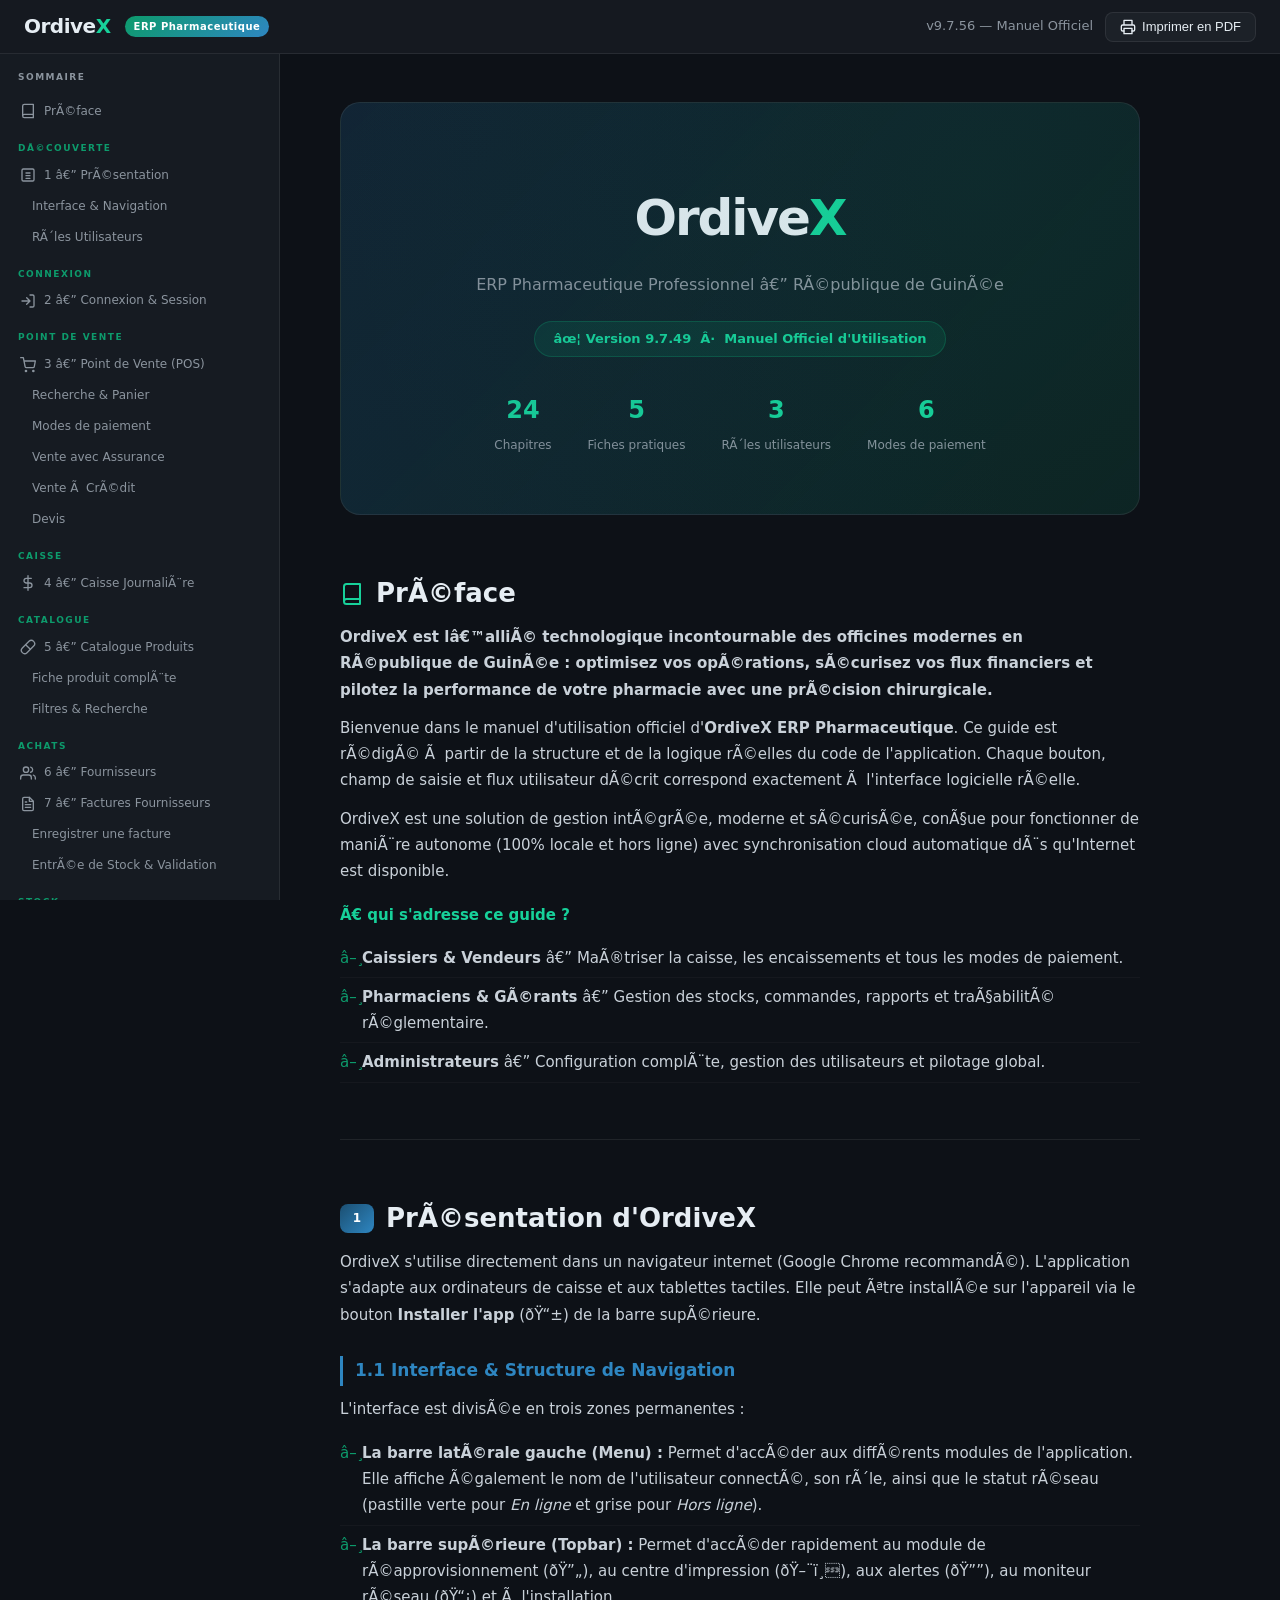
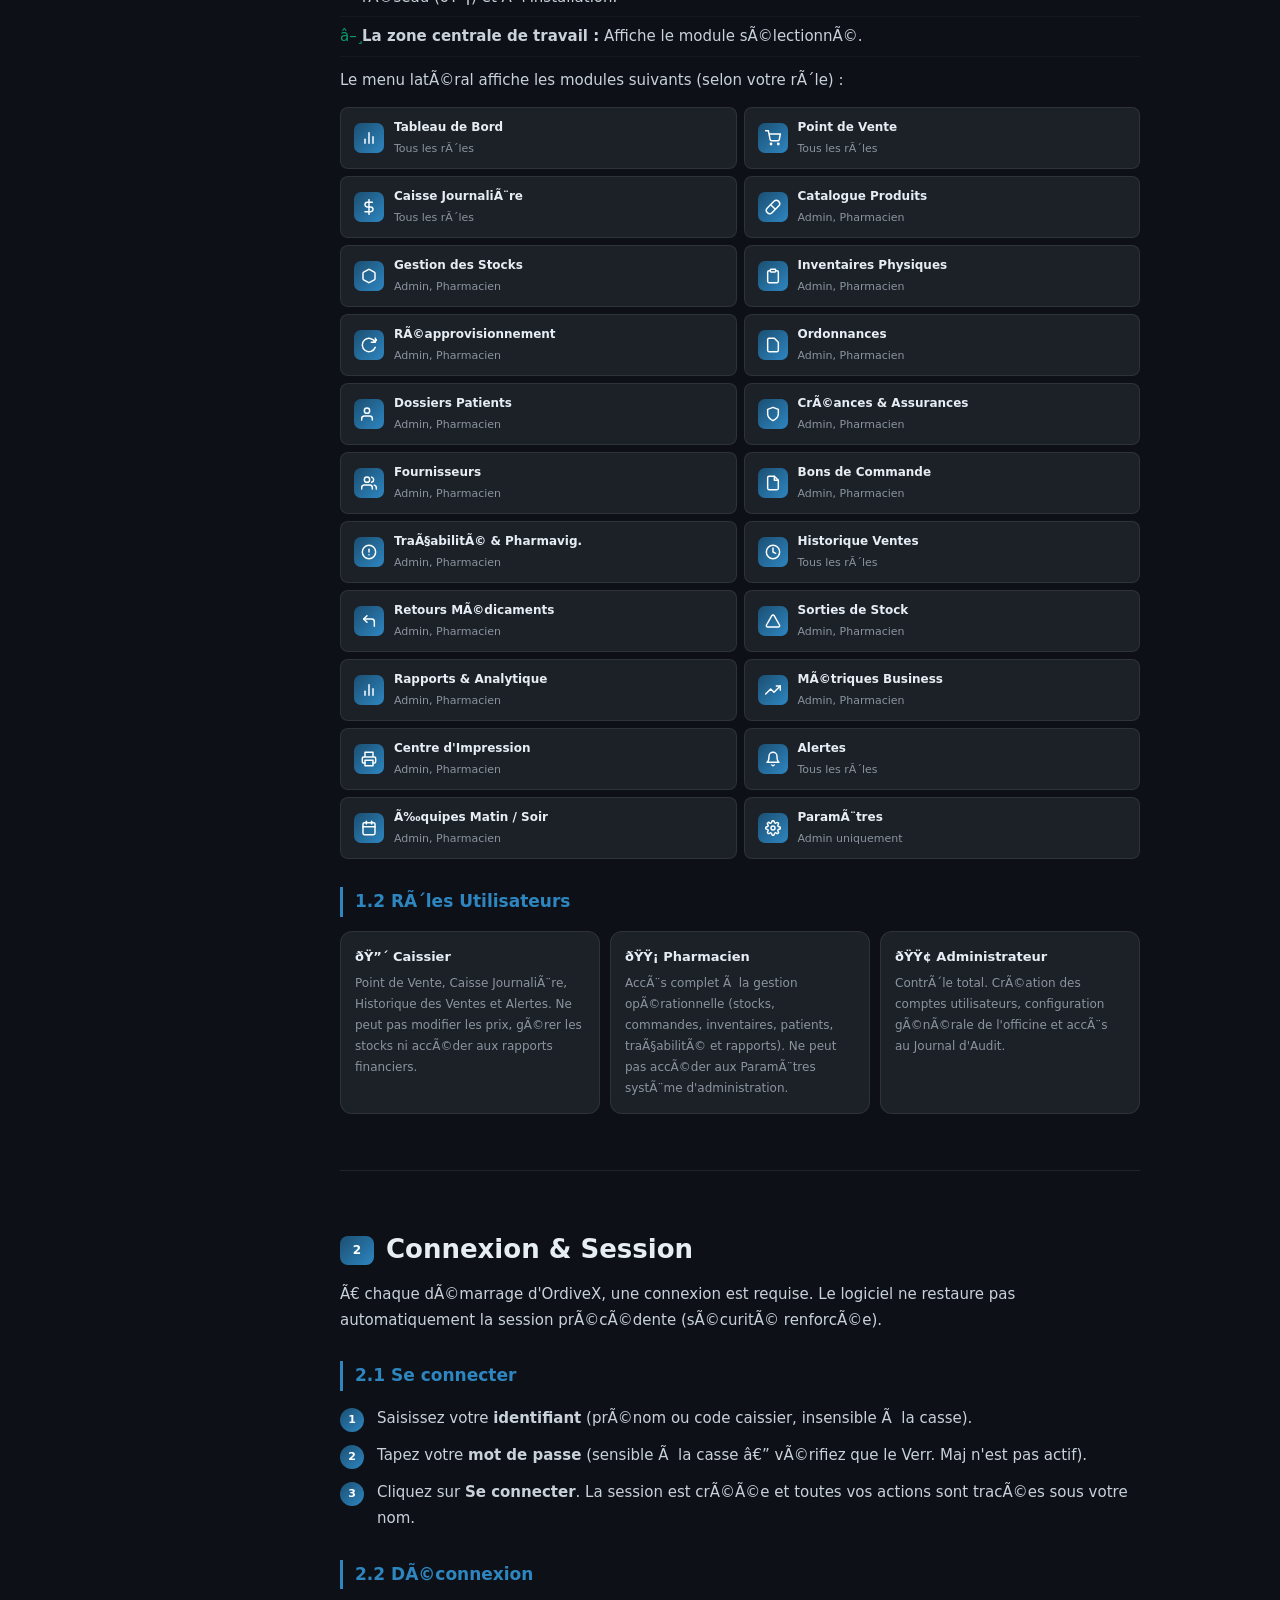
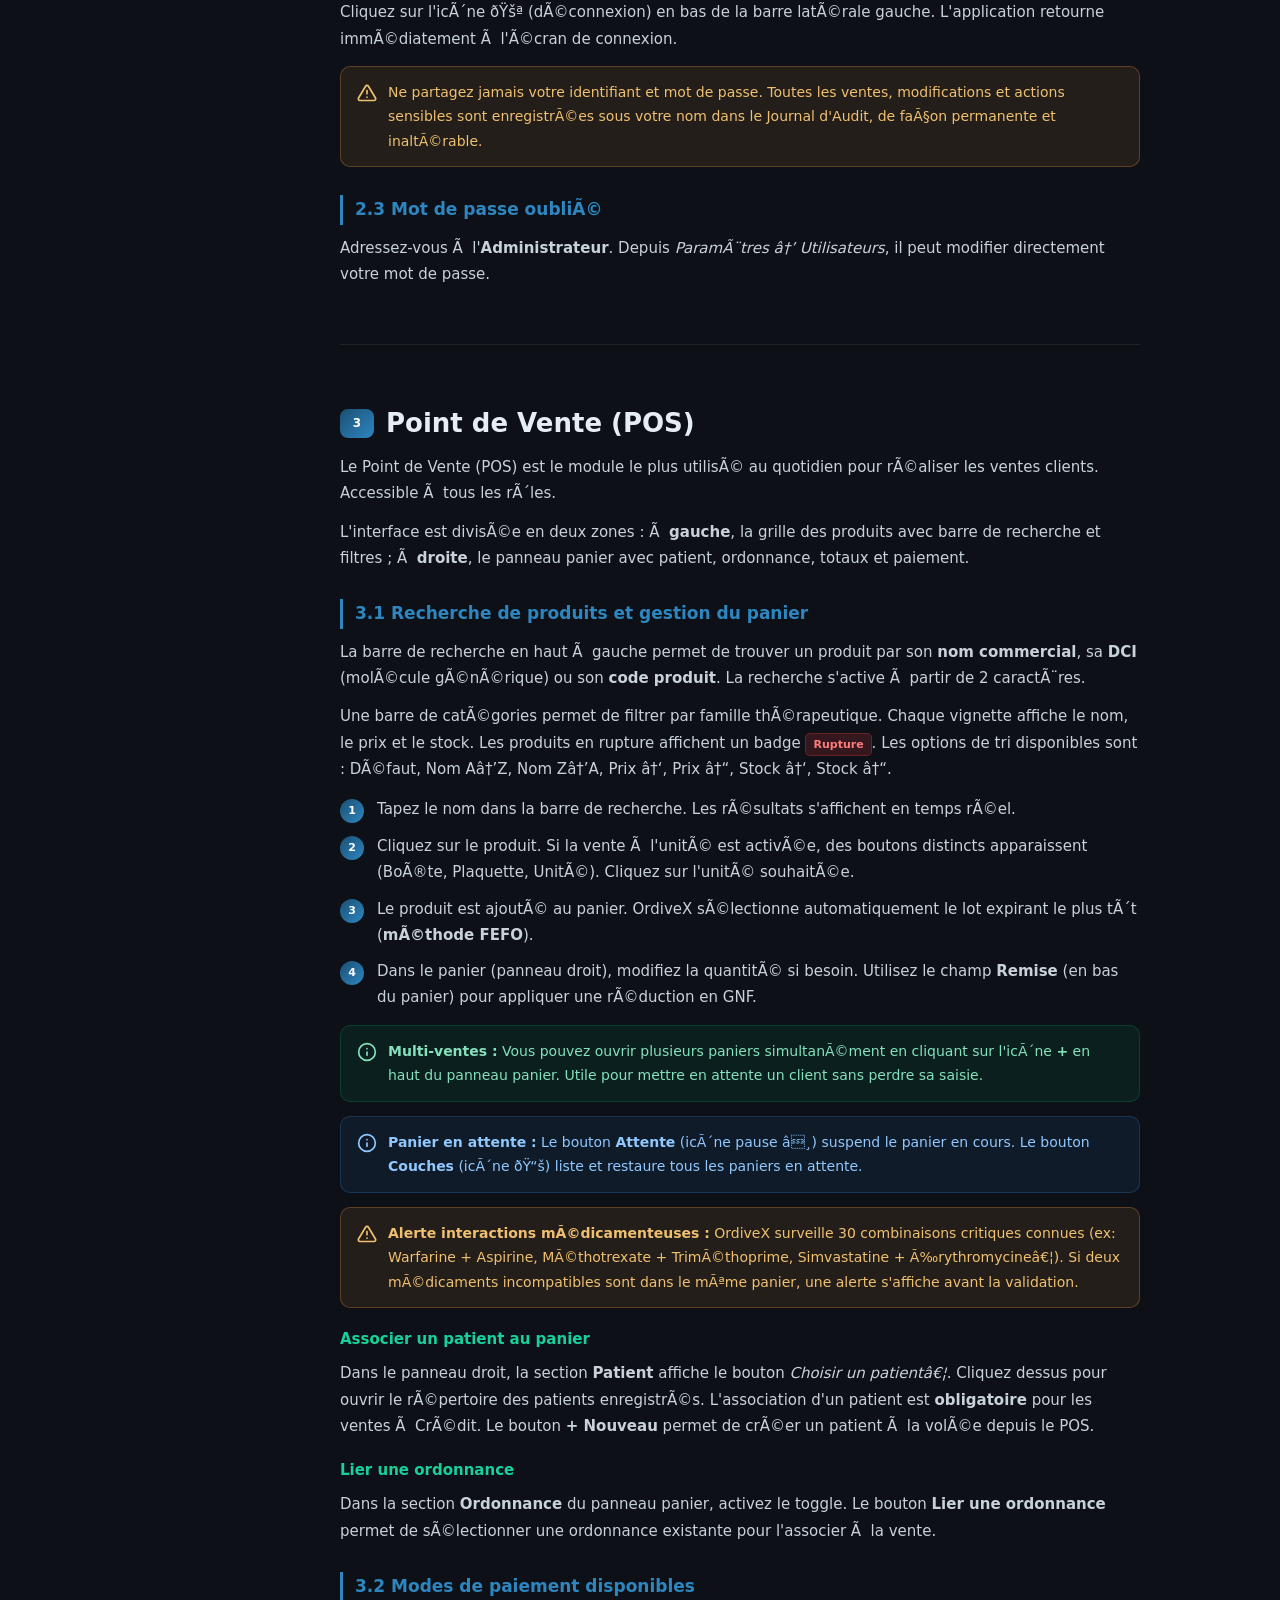
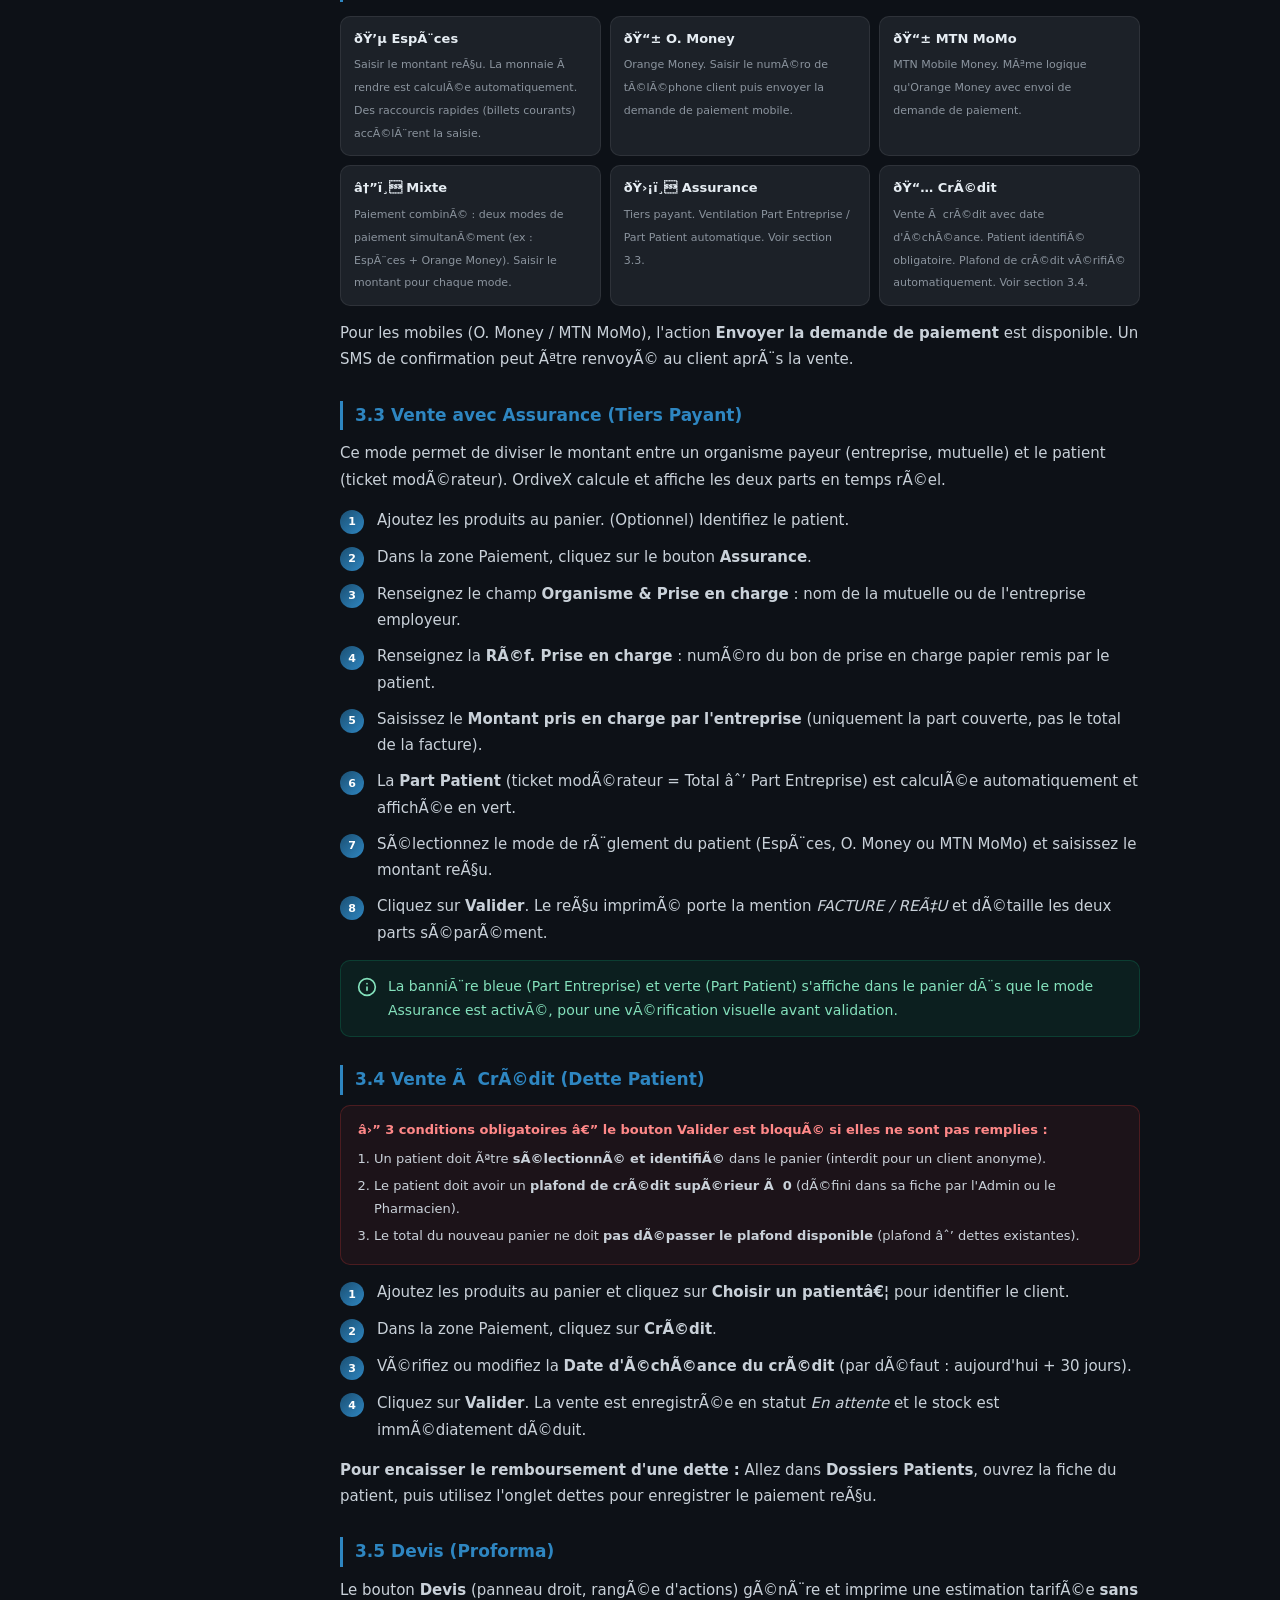
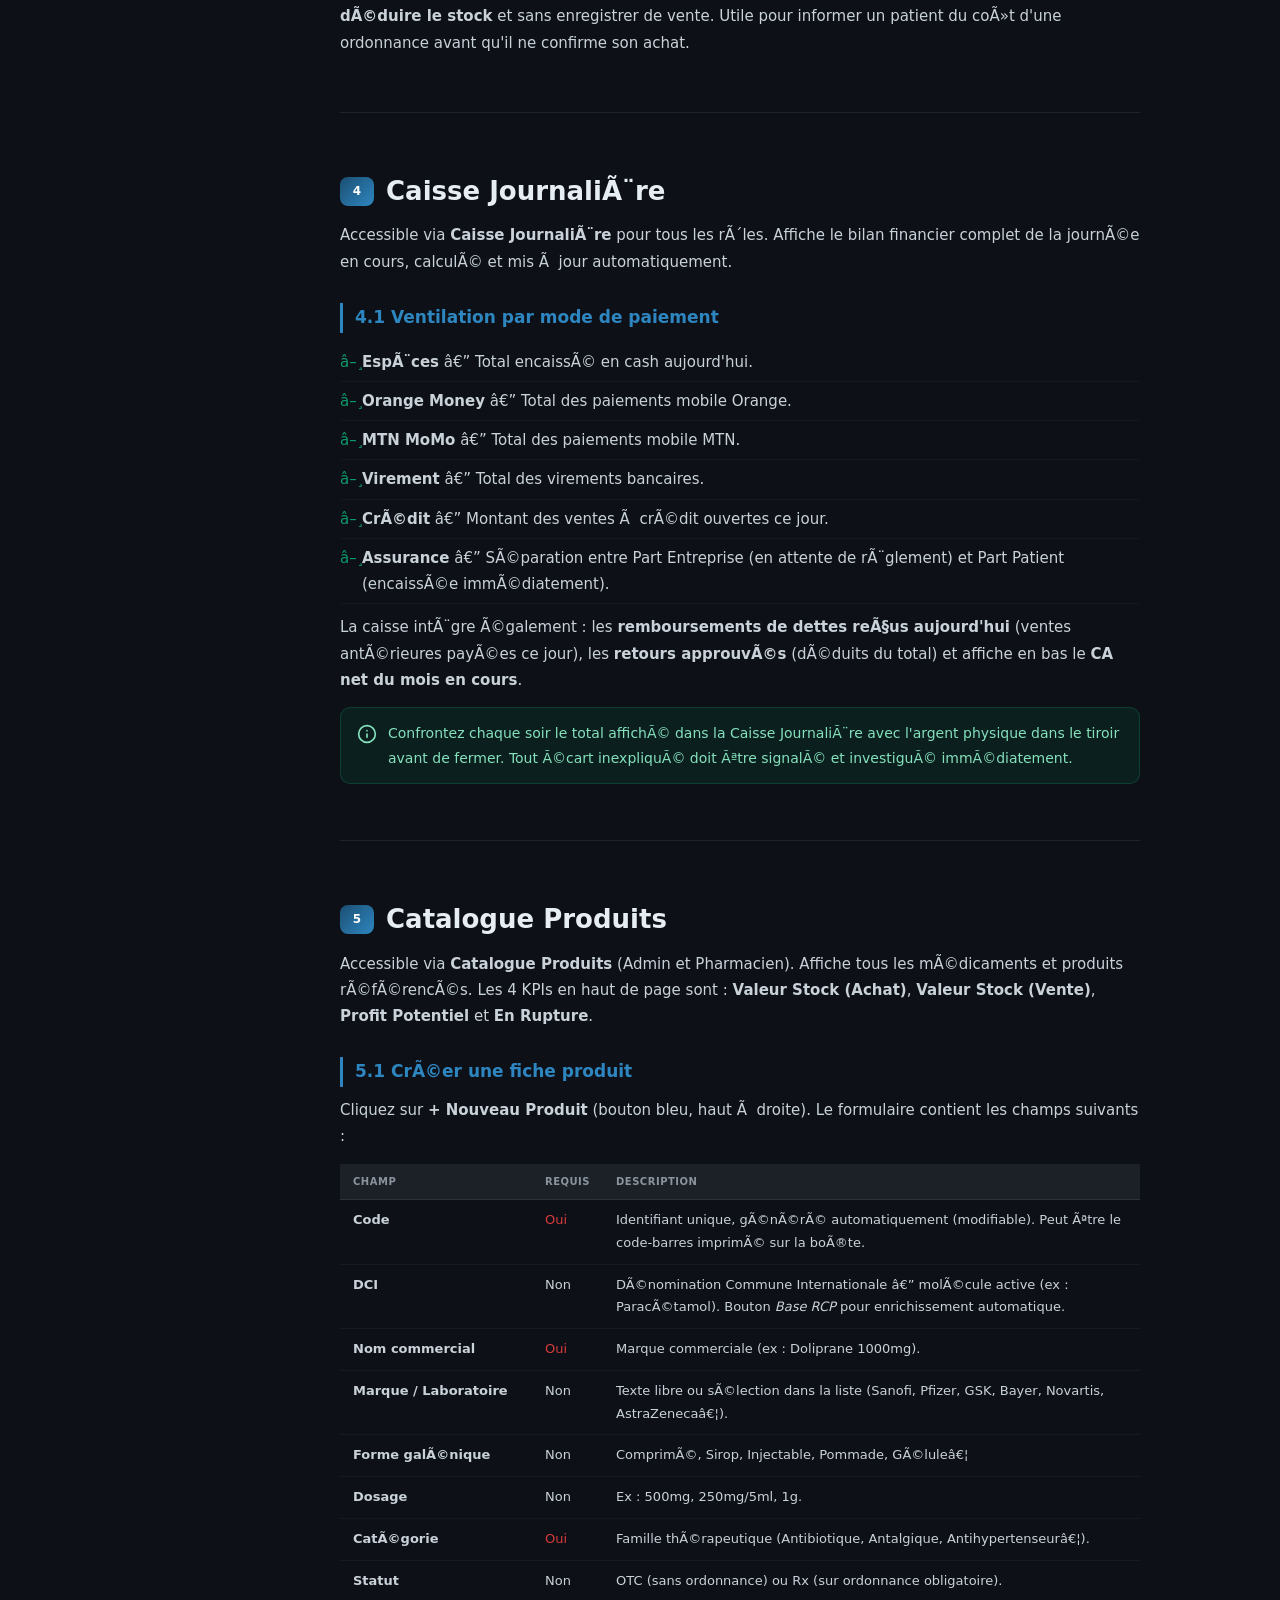
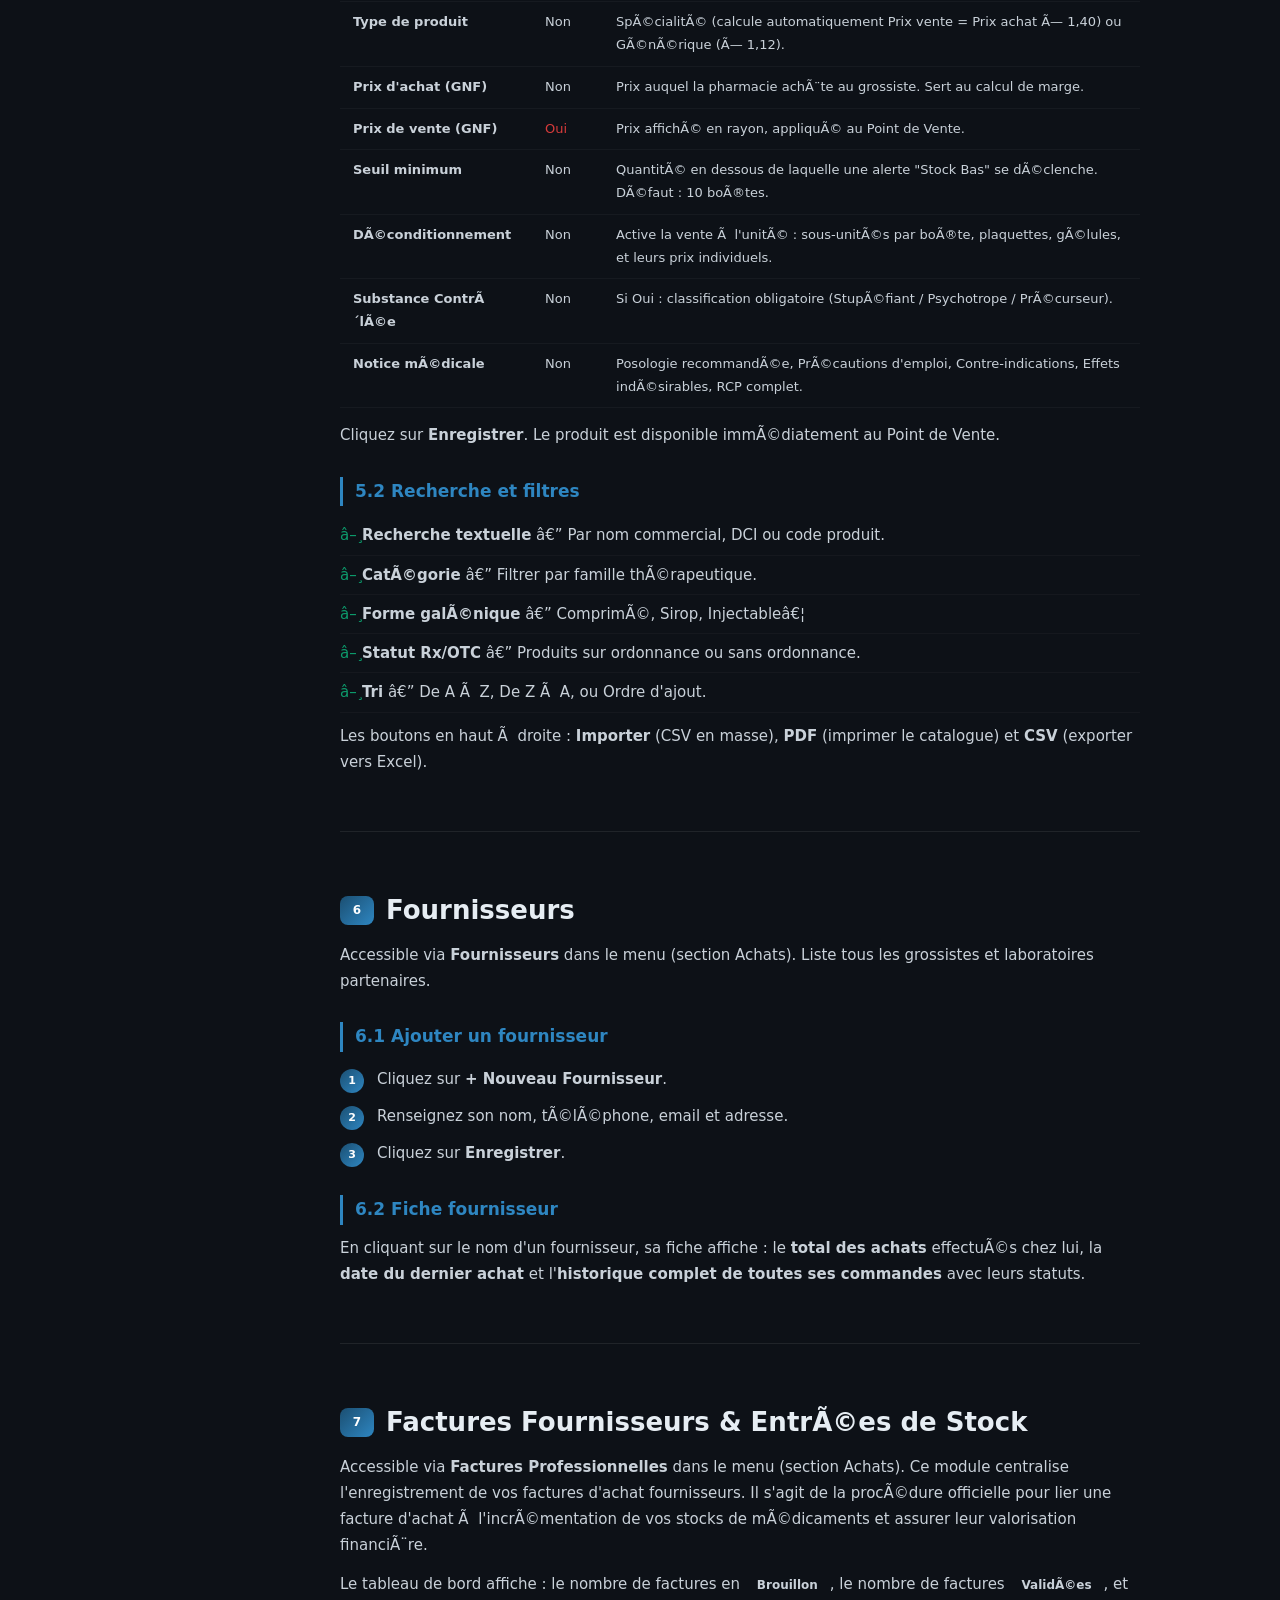
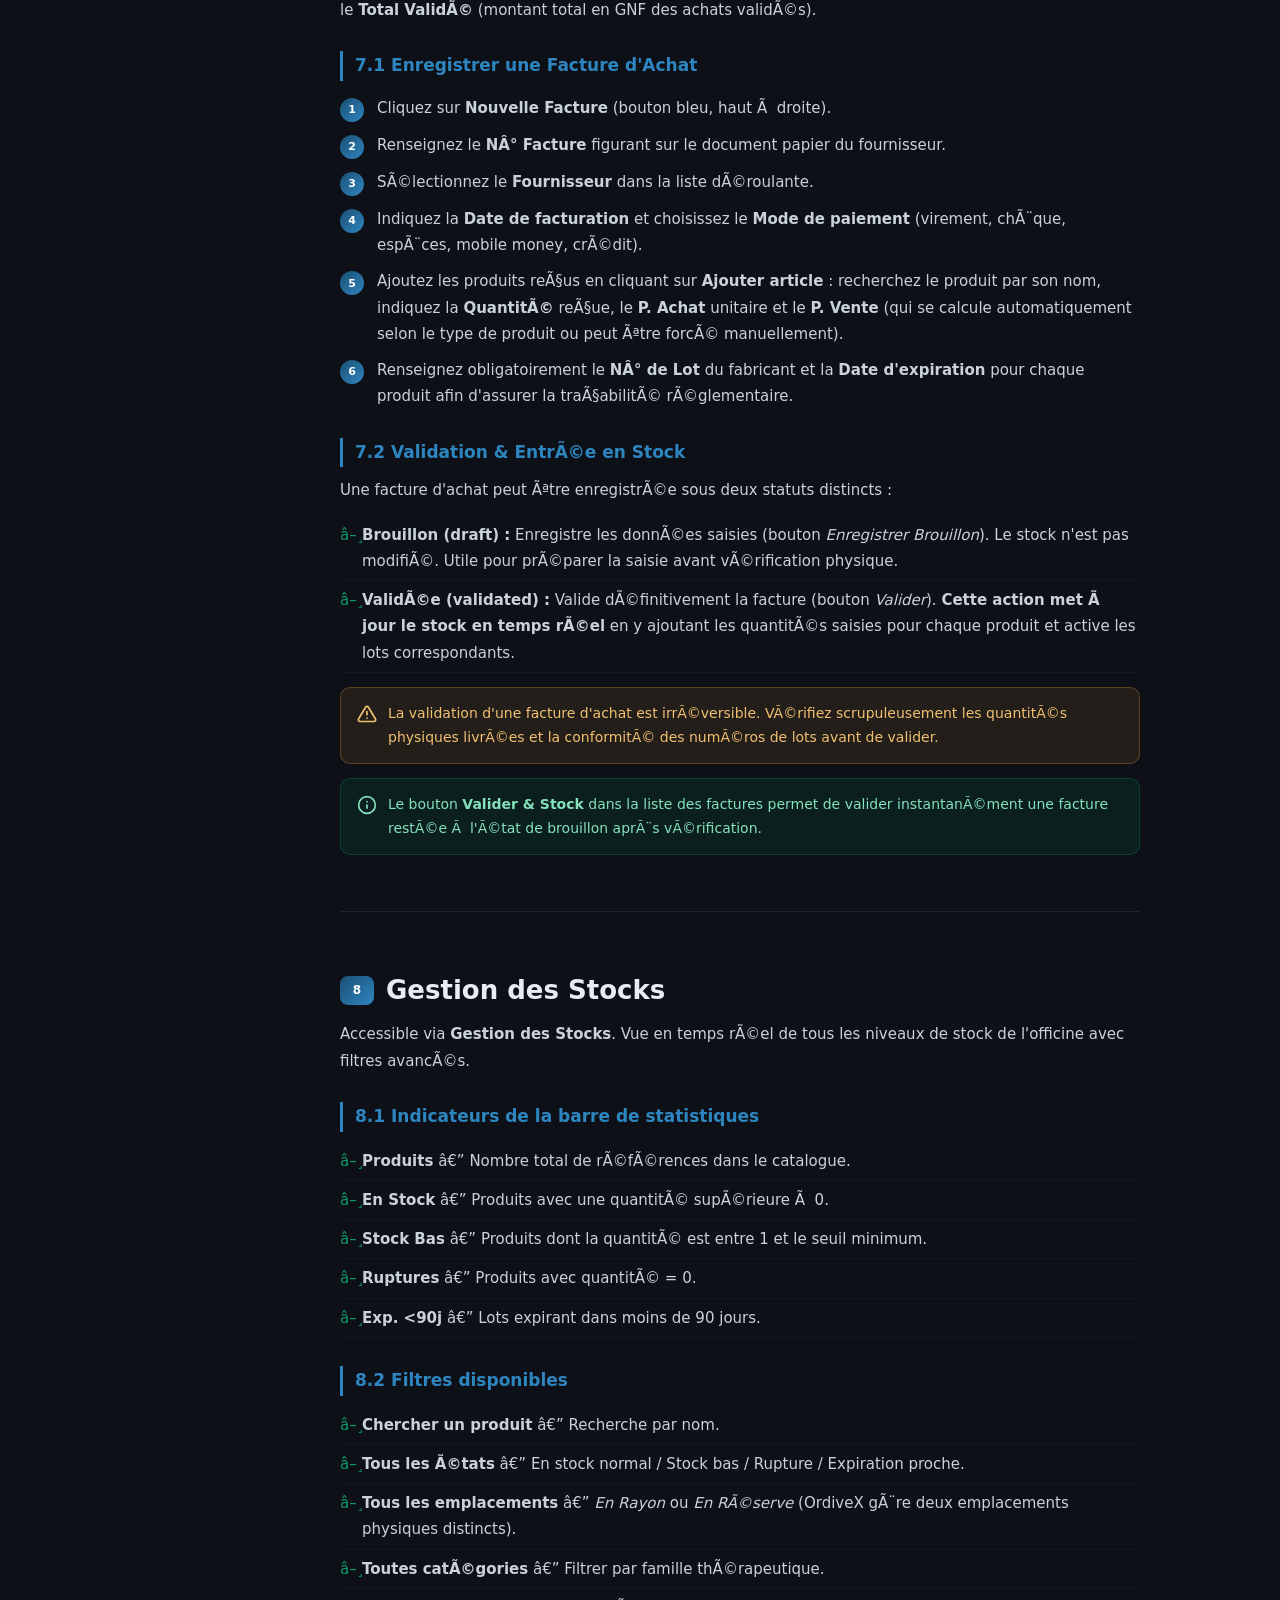
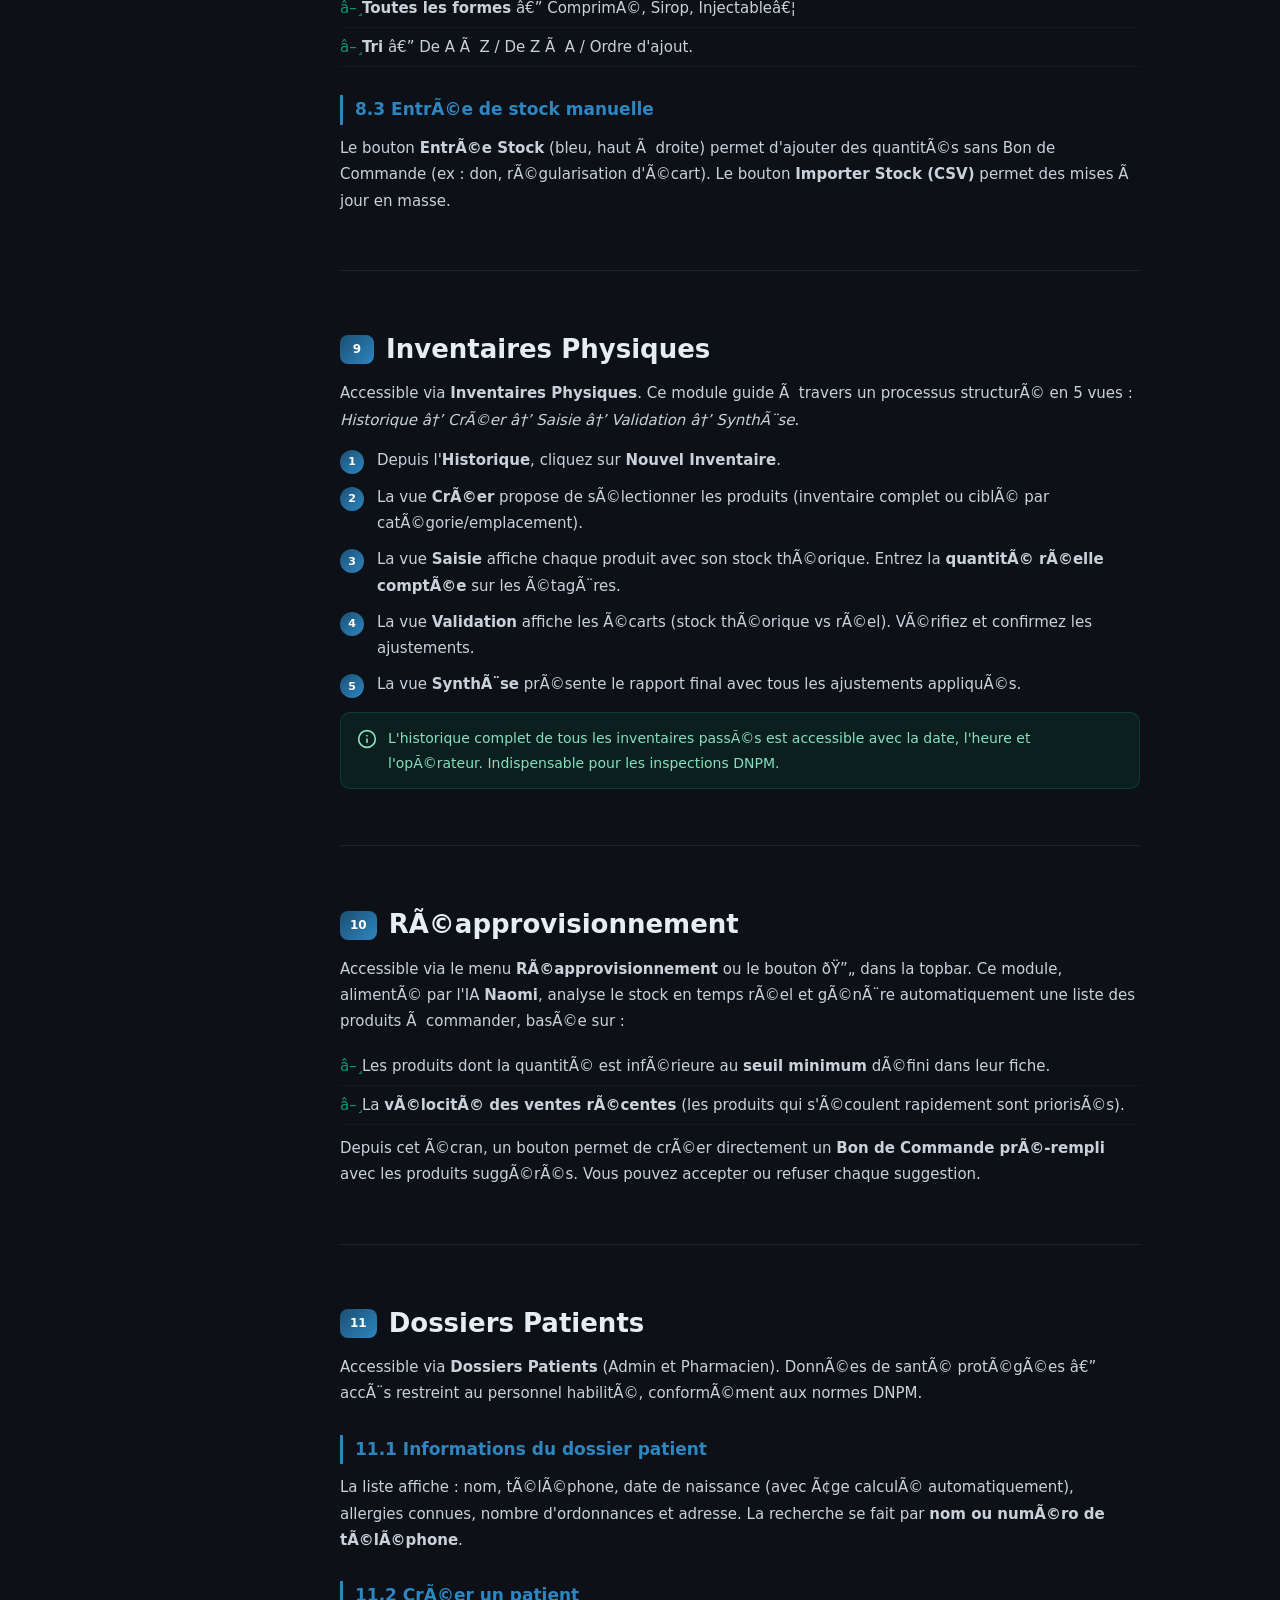
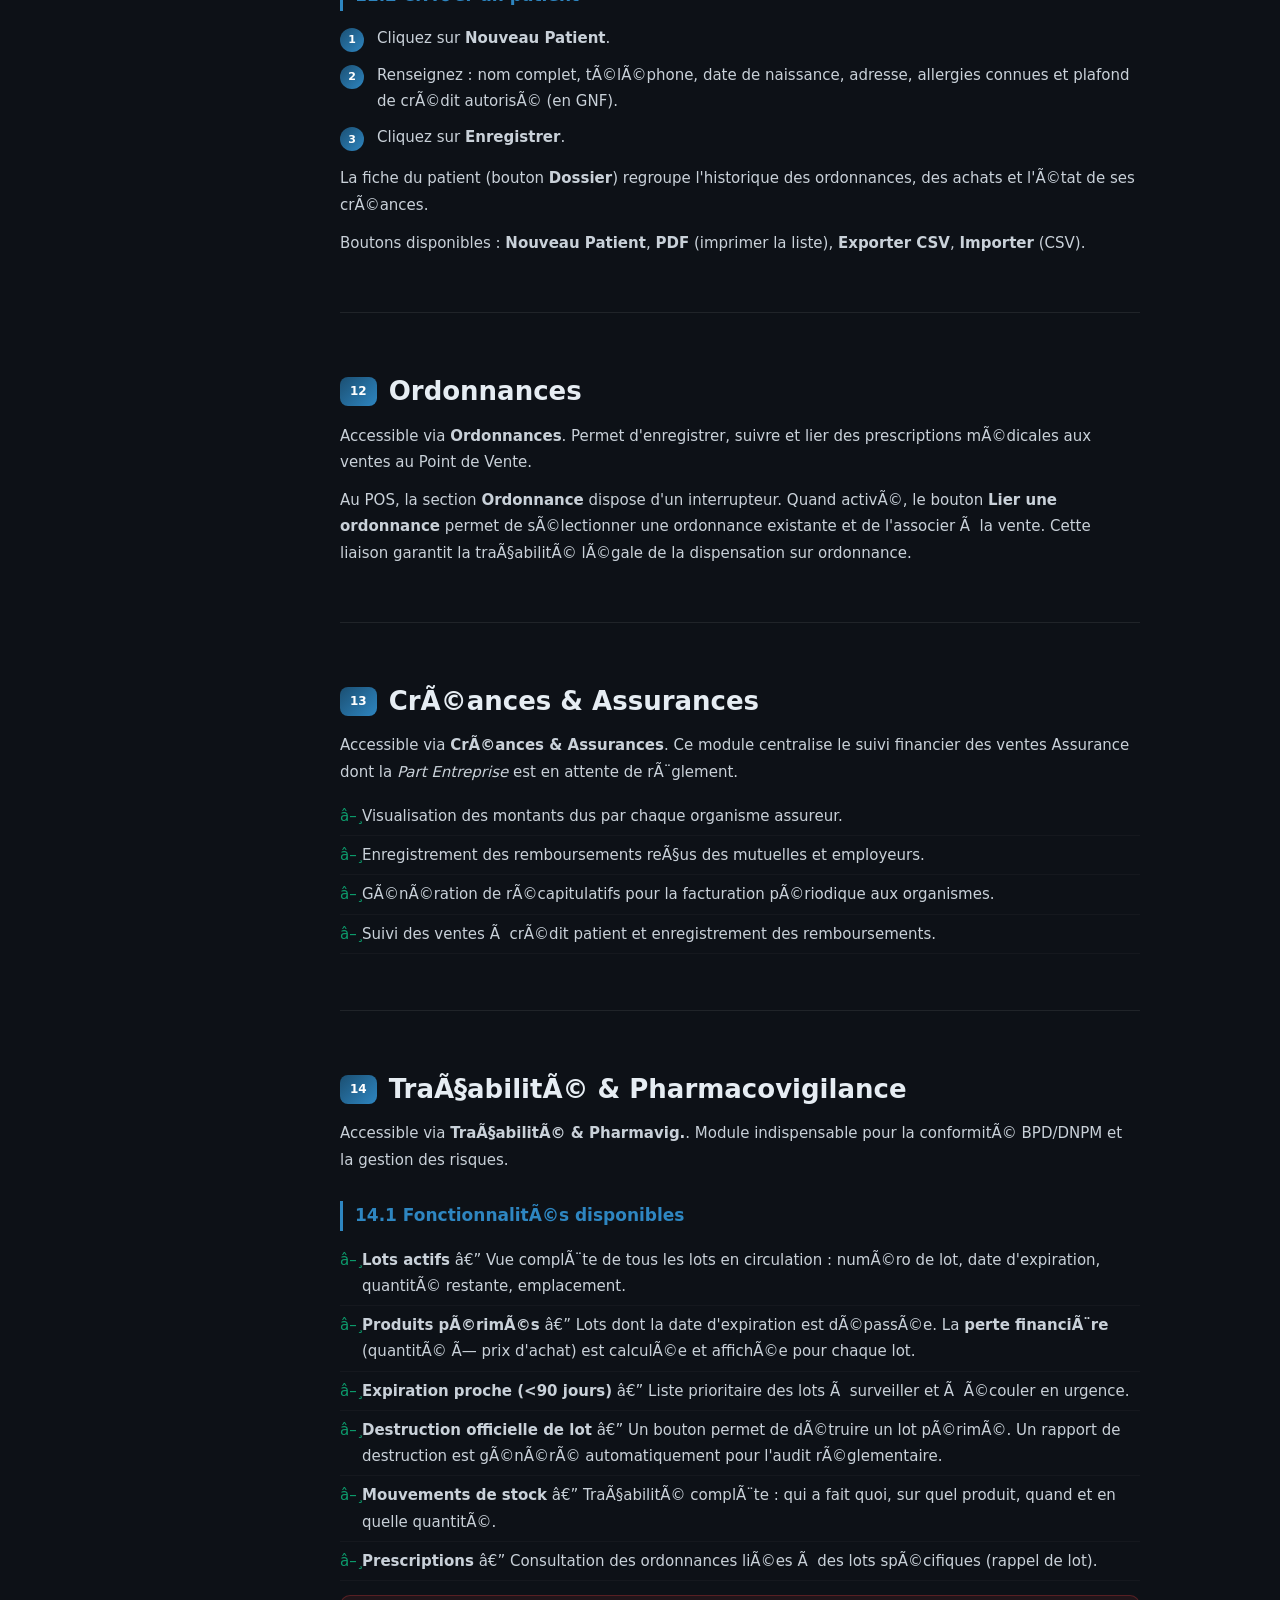
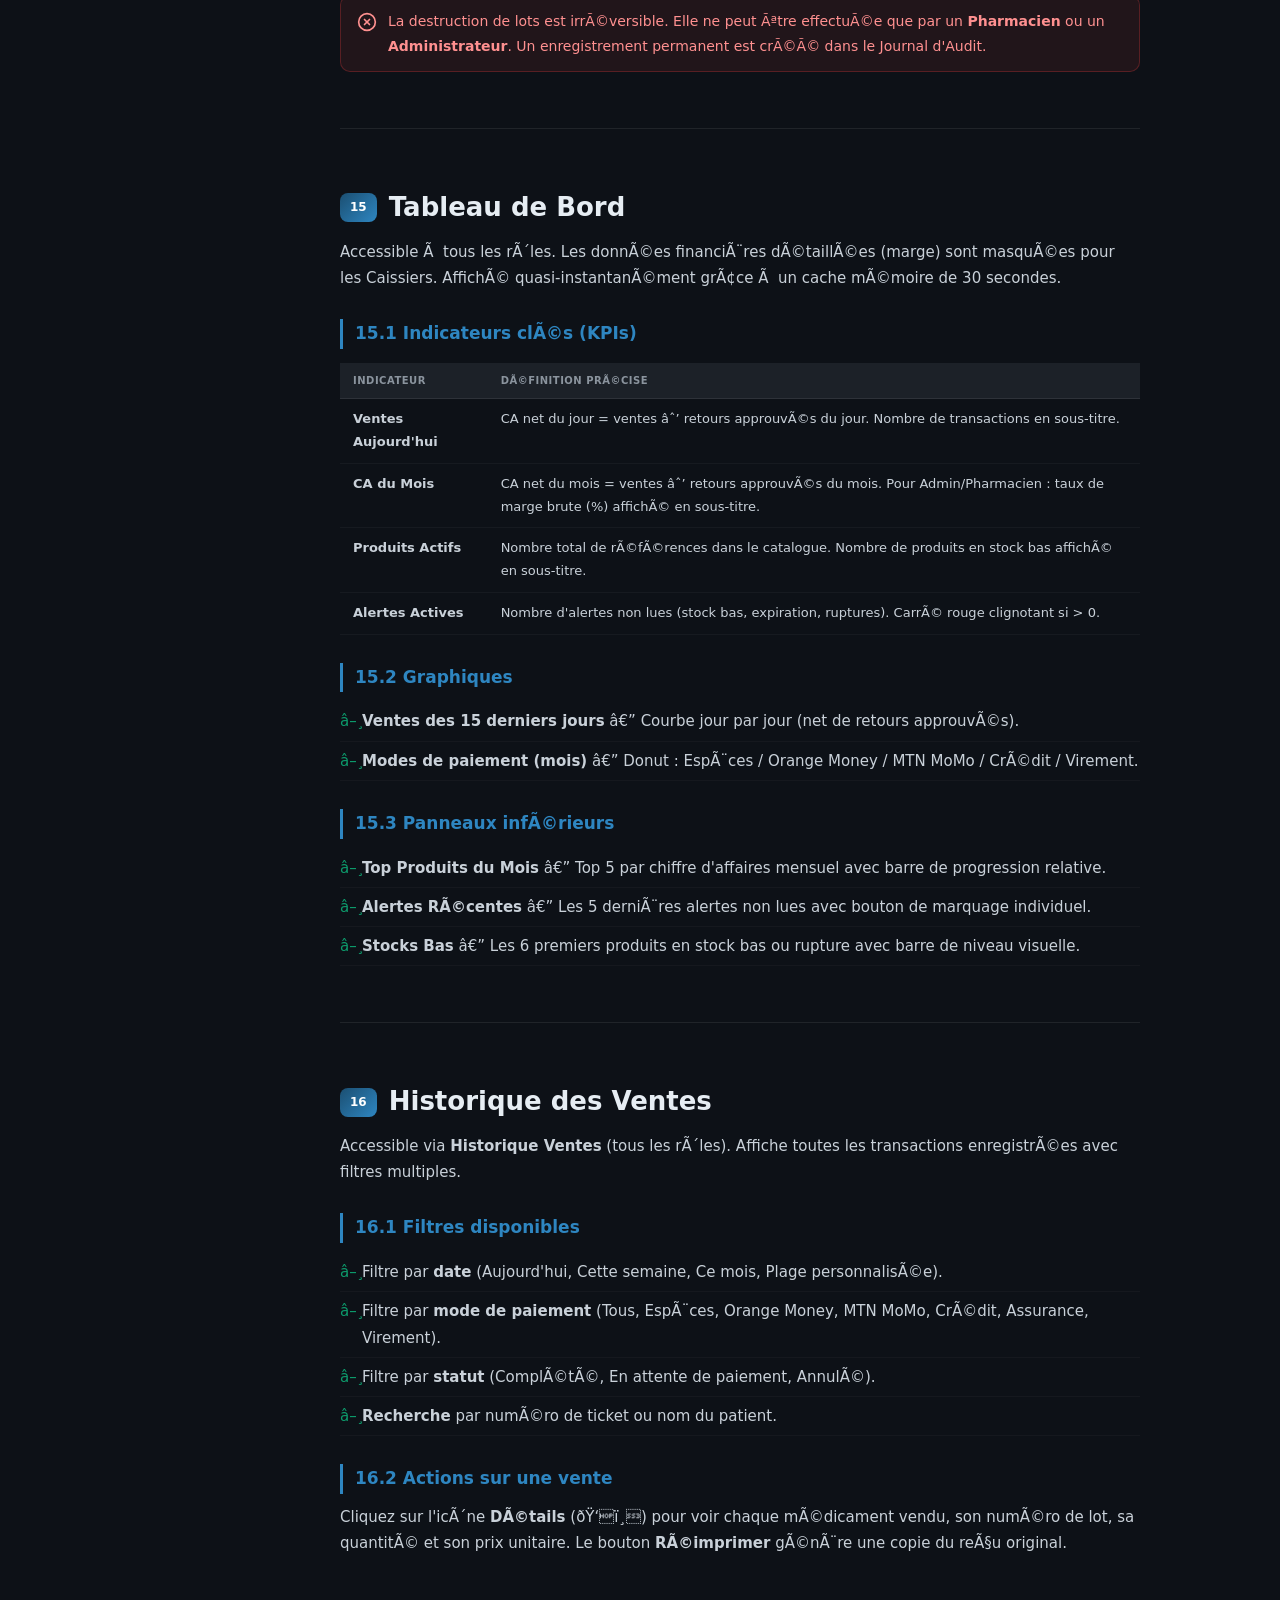
<file: Manuel_OrdiveX.html>
<!DOCTYPE html>
<html lang="fr">
<head>
<meta charset="UTF-8">
<meta name="viewport" content="width=device-width, initial-scale=1.0">
<title>Manuel Officiel OrdiveX â€” ERP Pharmaceutique</title>
<style>
  :root {
    --primary: #1B4F72;
    --primary-light: #2E86C1;
    --accent: #0D9B6C;
    --accent-light: #17D19A;
    --bg: #0d1117;
    --surface: #161b22;
    --surface2: #1c2128;
    --border: rgba(255,255,255,0.08);
    --text: #e6edf3;
    --text-muted: #8b949e;
    --warning: #E8913A;
    --danger: #D63B3B;
    --info: #2B7BC0;
    --sidebar-w: 280px;
    --topbar-h: 54px;
  }

  * { margin: 0; padding: 0; box-sizing: border-box; }
  html { scroll-behavior: smooth; }

  body {
    font-family: 'Inter', 'Segoe UI', system-ui, sans-serif;
    background: var(--bg);
    color: var(--text);
    display: flex;
    min-height: 100vh;
    font-size: 15px;
    line-height: 1.75;
  }

  /* SVG Icons Styles */
  .svg-icon {
    width: 16px;
    height: 16px;
    fill: none;
    stroke: currentColor;
    stroke-width: 2;
    stroke-linecap: round;
    stroke-linejoin: round;
    display: inline-block;
    vertical-align: middle;
  }
  .menu-icon .svg-icon {
    width: 16px;
    height: 16px;
    stroke-width: 2.2;
    color: white;
  }
  .ch-icon .svg-icon {
    width: 24px;
    height: 24px;
    color: var(--accent-light);
  }
  .callout-icon .svg-icon {
    width: 20px;
    height: 20px;
  }

  /* â•â•â• TOPBAR â•â•â• */
  .topbar {
    position: fixed; top: 0; left: 0; right: 0;
    height: var(--topbar-h);
    background: rgba(22,27,34,0.96);
    backdrop-filter: blur(12px);
    border-bottom: 1px solid var(--border);
    display: flex; align-items: center;
    padding: 0 24px; z-index: 200; gap: 14px;
  }
  .topbar-logo { font-size: 20px; font-weight: 900; letter-spacing: -0.5px; }
  .topbar-logo span { color: var(--accent-light); }
  .topbar-badge {
    background: linear-gradient(135deg, var(--accent), var(--primary-light));
    color: white; font-size: 10px; font-weight: 700;
    padding: 2px 9px; border-radius: 99px; letter-spacing: 0.5px;
  }
  .topbar-right { margin-left: auto; display: flex; align-items: center; gap: 12px; font-size: 13px; color: var(--text-muted); }
  
  .btn-print {
    background: var(--surface2); border: 1px solid var(--border);
    color: var(--text); padding: 6px 14px; border-radius: 8px;
    cursor: pointer; font-size: 13px; transition: all .2s;
    display: flex; align-items: center; gap: 6px;
  }
  .btn-print:hover { background: var(--primary); border-color: var(--primary-light); }

  /* â•â•â• SIDEBAR â•â•â• */
  .sidebar {
    position: fixed; top: var(--topbar-h); left: 0;
    width: var(--sidebar-w); height: calc(100vh - var(--topbar-h));
    background: var(--surface); border-right: 1px solid var(--border);
    overflow-y: auto; padding: 16px 0 60px; z-index: 100;
    scrollbar-width: thin; scrollbar-color: rgba(255,255,255,0.1) transparent;
  }
  .toc-title { font-size: 9px; font-weight: 800; letter-spacing: 1.5px; text-transform: uppercase; color: var(--text-muted); padding: 0 18px 10px; }
  .toc-section { font-size: 9px; font-weight: 800; letter-spacing: 1.5px; text-transform: uppercase; color: var(--accent); padding: 14px 18px 3px; }
  
  .toc-link {
    display: flex; align-items: center; gap: 8px;
    padding: 5px 18px; font-size: 12px;
    color: var(--text-muted); text-decoration: none;
    border-left: 2px solid transparent; transition: all .15s;
    white-space: nowrap; overflow: hidden; text-overflow: ellipsis;
  }
  .toc-link:hover { color: var(--text); background: rgba(255,255,255,0.04); border-left-color: var(--primary-light); }
  .toc-link.active { color: var(--accent-light); border-left-color: var(--accent); background: rgba(13,155,108,0.08); font-weight: 600; }
  .toc-sub { padding-left: 30px; }

  /* â•â•â• MAIN â•â•â• */
  .main { margin-left: var(--sidebar-w); margin-top: var(--topbar-h); padding: 48px 60px 80px; max-width: 920px; flex: 1; }
  
  .cover {
    text-align: center; padding: 72px 40px 56px;
    background: linear-gradient(135deg, rgba(27,79,114,.3) 0%, rgba(13,155,108,.12) 100%);
    border: 1px solid var(--border); border-radius: 20px; margin-bottom: 56px;
    position: relative; overflow: hidden;
  }
  .cover::before {
    content: ''; position: absolute; top: -50%; left: -50%; width: 200%; height: 200%;
    background: radial-gradient(circle at 65% 35%, rgba(13,155,108,.07) 0%, transparent 55%),
                radial-gradient(circle at 25% 75%, rgba(27,79,114,.1) 0%, transparent 50%);
    pointer-events: none;
  }
  .cover-logo { font-size: 50px; font-weight: 900; letter-spacing: -2px; margin-bottom: 8px; }
  .cover-logo span { color: var(--accent-light); }
  .cover-sub { font-size: 16px; color: var(--text-muted); margin-bottom: 22px; }
  .cover-ver {
    display: inline-flex; align-items: center; gap: 8px;
    background: rgba(13,155,108,.15); border: 1px solid rgba(13,155,108,.3);
    border-radius: 99px; padding: 6px 18px; font-size: 13px; color: var(--accent-light); font-weight: 600;
  }
  .cover-meta { display: flex; justify-content: center; gap: 36px; margin-top: 32px; flex-wrap: wrap; }
  .cover-meta-item { text-align: center; }
  .cover-meta-item strong { display: block; font-size: 24px; font-weight: 900; color: var(--accent-light); }
  .cover-meta-item span { font-size: 12px; color: var(--text-muted); }

  /* â•â•â• TYPOGRAPHY â•â•â• */
  section[id] { scroll-margin-top: calc(var(--topbar-h) + 28px); }
  h1.chapter {
    font-size: 26px; font-weight: 800; color: var(--text);
    margin: 56px 0 8px; padding-top: 56px;
    border-top: 1px solid var(--border);
    display: flex; align-items: center; gap: 12px;
  }
  h1.chapter.first { margin-top: 0; padding-top: 0; border-top: none; }
  .ch-num {
    background: linear-gradient(135deg, var(--primary), var(--primary-light));
    color: white; font-size: 12px; font-weight: 800;
    padding: 4px 10px; border-radius: 8px; min-width: 34px; text-align: center;
  }
  
  h2.section {
    font-size: 17px; font-weight: 700; color: var(--primary-light);
    margin: 28px 0 10px; padding-left: 12px;
    border-left: 3px solid var(--primary-light);
  }
  h3.subsection { font-size: 15px; font-weight: 700; color: var(--accent-light); margin: 18px 0 8px; }
  p { margin-bottom: 12px; color: #c9d1d9; }

  /* â•â•â• COMPONENTS â•â•â• */
  .steps { counter-reset: step; list-style: none; margin: 14px 0; }
  .steps li { counter-increment: step; display: flex; gap: 13px; margin-bottom: 10px; align-items: flex-start; }
  .steps li::before {
    content: counter(step);
    background: linear-gradient(135deg, var(--primary), var(--primary-light));
    color: white; font-weight: 700; font-size: 11px;
    min-width: 24px; height: 24px; border-radius: 50%;
    display: flex; align-items: center; justify-content: center;
    flex-shrink: 0; margin-top: 3px;
  }
  .steps li p { margin: 0; color: #c9d1d9; }

  .bullets { list-style: none; margin: 10px 0; }
  .bullets li { padding: 6px 0 6px 22px; position: relative; color: #c9d1d9; border-bottom: 1px solid rgba(255,255,255,0.03); }
  .bullets li::before { content: 'â–¸'; position: absolute; left: 0; color: var(--accent); }

  .callout { border-radius: 10px; padding: 13px 16px; margin: 14px 0; display: flex; gap: 11px; align-items: flex-start; font-size: 14px; }
  .callout p { margin: 0; color: inherit; }
  .c-tip { background: rgba(13,155,108,.1); border: 1px solid rgba(13,155,108,.25); color: #84e1bc; }
  .c-warn { background: rgba(232,145,58,.1); border: 1px solid rgba(232,145,58,.3); color: #f0c070; }
  .c-danger { background: rgba(214,59,59,.1); border: 1px solid rgba(214,59,59,.3); color: #ff9090; }
  .c-info { background: rgba(43,123,192,.1); border: 1px solid rgba(43,123,192,.3); color: #90c8ff; }

  .tag { display: inline-block; padding: 1px 7px; border-radius: 5px; font-size: 11px; font-weight: 700; }
  .t-g { background: rgba(13,155,108,.2); color: var(--accent-light); border: 1px solid rgba(13,155,108,.3); }
  .t-b { background: rgba(43,123,192,.2); color: #58a6ff; border: 1px solid rgba(43,123,192,.3); }
  .t-o { background: rgba(232,145,58,.2); color: #f0a062; border: 1px solid rgba(232,145,58,.3); }
  .t-r { background: rgba(214,59,59,.2); color: #ff7b7b; border: 1px solid rgba(214,59,59,.3); }

  .roles-grid { display: grid; grid-template-columns: repeat(3,1fr); gap: 10px; margin: 14px 0; }
  .role-card { background: var(--surface2); border: 1px solid var(--border); border-radius: 12px; padding: 14px; }
  .role-card h4 { font-size: 13px; font-weight: 700; margin-bottom: 5px; }
  .role-card p { font-size: 12px; color: var(--text-muted); margin: 0; }

  .menu-grid { display: grid; grid-template-columns: 1fr 1fr; gap: 7px; margin: 14px 0; }
  .menu-item { display: flex; align-items: center; gap: 10px; background: var(--surface2); border: 1px solid var(--border); border-radius: 8px; padding: 9px 13px; font-size: 12px; }
  .menu-icon { width: 30px; height: 30px; background: linear-gradient(135deg, var(--primary), var(--primary-light)); border-radius: 7px; display: flex; align-items: center; justify-content: center; flex-shrink: 0; }
  .menu-info strong { display: block; font-size: 12px; }
  .menu-info span { font-size: 11px; color: var(--text-muted); }

  .pay-grid { display: grid; grid-template-columns: repeat(3,1fr); gap: 9px; margin: 14px 0; }
  .pay-card { background: var(--surface2); border: 1px solid var(--border); border-radius: 10px; padding: 11px 13px; font-size: 13px; }
  .pay-card strong { display: block; margin-bottom: 3px; font-size: 13px; }
  .pay-card span { color: var(--text-muted); font-size: 11px; }

  .ftable { width: 100%; border-collapse: collapse; margin: 14px 0; font-size: 13px; }
  .ftable th { background: var(--surface2); padding: 9px 13px; text-align: left; font-weight: 700; color: var(--text-muted); font-size: 10px; letter-spacing: .5px; text-transform: uppercase; border-bottom: 1px solid var(--border); }
  .ftable td { padding: 9px 13px; border-bottom: 1px solid rgba(255,255,255,.04); color: #c9d1d9; vertical-align: top; }
  .ftable tr:hover td { background: rgba(255,255,255,.02); }
  .req { color: var(--danger); }

  .status-list { display: flex; flex-wrap: wrap; gap: 7px; margin: 10px 0; }
  .chip { padding: 4px 12px; border-radius: 99px; font-size: 12px; font-weight: 600; }

  .fiche { background: var(--surface2); border: 1px solid var(--border); border-radius: 14px; padding: 24px 28px; margin: 20px 0; }
  .fiche-hdr { display: flex; align-items: center; gap: 13px; margin-bottom: 18px; padding-bottom: 14px; border-bottom: 1px solid var(--border); }
  .fiche-num { width: 42px; height: 42px; background: linear-gradient(135deg,var(--accent),var(--accent-light)); border-radius: 11px; display: flex; align-items: center; justify-content: center; font-size: 17px; font-weight: 900; color: white; flex-shrink: 0; }
  .fiche-ttl { font-size: 16px; font-weight: 700; }
  .fiche-sub { font-size: 11px; color: var(--text-muted); margin-top: 2px; }

  .cond-box { background: rgba(214,59,59,.08); border: 1px solid rgba(214,59,59,.25); border-radius: 10px; padding: 13px 17px; margin: 10px 0; }
  .cond-box h4 { font-size: 13px; font-weight: 700; color: #ff8888; margin-bottom: 7px; }
  .cond-box ol { margin-left: 16px; font-size: 13px; color: #c9d1d9; }
  .cond-box ol li { margin-bottom: 4px; }

  .divider { height: 1px; background: var(--border); margin: 48px 0; }

  /* â•â•â• PRINT OPTIMIZATION (HIGHLY PROFESSIONAL PDF) â•â•â• */
  @media print {
    @page {
      size: A4;
      margin: 20mm;
    }
    
    body {
      background: #ffffff !important;
      color: #1a202c !important;
      font-size: 11pt;
      line-height: 1.6;
    }

    .topbar, .sidebar, .btn-print, .divider {
      display: none !important;
    }

    .main {
      margin: 0 !important;
      padding: 0 !important;
      max-width: 100% !important;
    }

    /* Keep layout together */
    h1, h2, h3, h4, h5, h6 {
      page-break-after: avoid;
      page-break-inside: avoid;
      color: #1b4f72 !important;
    }

    p, li, td, th {
      color: #2d3748 !important;
    }

    /* Page de couverture de prestige */
    .cover {
      background: linear-gradient(135deg, #f0f4f8 0%, #e8f5e9 100%) !important;
      border: 1px solid #cbd5e1 !important;
      border-radius: 16px !important;
      padding: 60mm 20mm 40mm 20mm !important;
      height: 257mm !important;
      page-break-after: always !important;
      display: flex !important;
      flex-direction: column !important;
      justify-content: center !important;
      align-items: center !important;
      box-sizing: border-box !important;
      margin-bottom: 0 !important;
    }
    .cover::before { display: none !important; }
    .cover-logo { font-size: 44pt !important; color: #1b4f72 !important; font-weight: 900 !important; }
    .cover-logo span { color: #0d9b6c !important; }
    .cover-sub { font-size: 14pt !important; color: #475569 !important; margin-bottom: 32px !important; }
    .cover-ver {
      background: #1b4f72 !important;
      color: #ffffff !important;
      border: none !important;
      padding: 6px 18px !important;
      font-size: 11pt !important;
      border-radius: 99px !important;
    }
    .cover-meta {
      margin-top: 48px !important;
      gap: 36px !important;
    }
    .cover-meta-item strong { color: #1b4f72 !important; font-size: 22pt !important; }
    .cover-meta-item span { color: #64748b !important; }

    /* Titres de chapitres premium */
    h1.chapter {
      page-break-before: always;
      margin-top: 0 !important;
      padding-top: 12mm !important;
      border-top: 2px solid #1b4f72 !important;
      color: #1b4f72 !important;
      font-size: 20pt !important;
      display: flex !important;
      align-items: center !important;
      gap: 12px !important;
      padding-bottom: 8px;
    }

    h1.chapter.first {
      page-break-before: avoid;
      border-top: none !important;
      padding-top: 0 !important;
    }

    .ch-num {
      background: #1b4f72 !important;
      color: #ffffff !important;
      padding: 3px 10px !important;
      border-radius: 6px !important;
      font-size: 11pt !important;
      border: none !important;
    }

    h2.section {
      border-left: 4px solid #0d9b6c !important;
      color: #1b4f72 !important;
      font-size: 14pt !important;
      margin-top: 24px !important;
      padding-left: 10px !important;
    }
    h3.subsection {
      color: #0d9b6c !important;
      font-size: 12pt !important;
    }

    /* Conteneurs et cartes stylisÃ©s pour impression */
    .role-card, .menu-item, .pay-card, .fiche, .cond-box, .callout {
      background: #f8fafc !important;
      border: 1px solid #e2e8f0 !important;
      border-radius: 8px !important;
      color: #1a202c !important;
      box-shadow: none !important;
      page-break-inside: avoid;
    }

    .callout {
      border-left: 4px solid #1b4f72 !important;
    }
    .c-tip {
      background: #f0fdf4 !important;
      border-left-color: #0d9b6c !important;
      color: #14532d !important;
    }
    .c-warn {
      background: #fffbeb !important;
      border-left-color: #e8913a !important;
      color: #78350f !important;
    }
    .c-danger {
      background: #fef2f2 !important;
      border-left-color: #d63b3b !important;
      color: #7f1d1d !important;
    }
    .c-info {
      background: #eff6ff !important;
      border-left-color: #2b7bc0 !important;
      color: #1e3a8a !important;
    }

    .tag, .chip {
      background: #f1f5f9 !important;
      color: #1e293b !important;
      border: 1px solid #cbd5e1 !important;
    }
    .t-r {
      background: #fef2f2 !important;
      color: #991b1b !important;
      border-color: #fca5a5 !important;
    }

    /* Grilles prÃ©servÃ©es pour impression */
    .roles-grid, .pay-grid {
      display: grid !important;
      grid-template-columns: repeat(3, 1fr) !important;
      gap: 12px !important;
    }
    .menu-grid {
      display: grid !important;
      grid-template-columns: 1fr 1fr !important;
      gap: 8px !important;
    }

    .ftable {
      page-break-inside: auto;
    }
    .ftable tr {
      page-break-inside: avoid;
      page-break-after: auto;
    }
    .ftable th {
      background: #f1f5f9 !important;
      color: #1e293b !important;
      border-bottom: 2px solid #cbd5e1 !important;
    }
    .ftable td {
      border-bottom: 1px solid #e2e8f0 !important;
      color: #334155 !important;
    }

    /* Impression propre des icÃ´nes vectorielles */
    .svg-icon {
      stroke: #1b4f72 !important;
    }
    .menu-icon {
      background: #1b4f72 !important;
    }
    .menu-icon .svg-icon {
      stroke: #ffffff !important;
    }
  }

  /* â•â•â• HAMBURGER BUTTON (mobile only) â•â•â• */
  .btn-hamburger {
    display: none;
    background: none;
    border: 1px solid var(--border);
    color: var(--text);
    border-radius: 8px;
    padding: 6px 10px;
    cursor: pointer;
    align-items: center;
    justify-content: center;
    transition: all .2s;
    flex-shrink: 0;
  }
  .btn-hamburger:hover { background: var(--surface2); }
  .btn-hamburger svg { width: 20px; height: 20px; }

  /* â•â•â• MOBILE OVERLAY (backdrop) â•â•â• */
  .sidebar-overlay {
    visibility: hidden;
    position: fixed; inset: 0;
    background: rgba(0,0,0,0.6);
    z-index: 250;           /* au-dessus de la topbar (200) */
    opacity: 0;
    transition: opacity .28s ease, visibility .28s ease;
  }
  .sidebar-overlay.active {
    visibility: visible;
    opacity: 1;
  }

  /* â•â•â• MOBILE CLOSE BTN inside sidebar â•â•â• */
  .sidebar-close {
    display: none;
    position: absolute; top: 10px; right: 12px;
    background: var(--surface2); border: 1px solid var(--border);
    border-radius: 8px; padding: 5px 9px;
    color: var(--text-muted); cursor: pointer;
    font-size: 16px; line-height: 1;
    transition: all .2s;
  }
  .sidebar-close:hover { color: var(--text); background: var(--border); }

  @media (max-width: 820px) {
    :root { --sidebar-w: 0px; }
    .btn-hamburger { display: flex; }
    .topbar-right { gap: 8px; }

    /* Sidebar hors-Ã©cran par dÃ©faut, en overlay fixe */
    .sidebar {
      position: fixed !important;   /* conserve le positionnement fixe */
      top: 0 !important;            /* occupe tout l'Ã©cran en hauteur */
      left: 0 !important;
      height: 100vh !important;
      width: 280px !important;
      transform: translateX(-100%);
      transition: transform .3s cubic-bezier(.4,0,.2,1);
      z-index: 300 !important;      /* au-dessus de l'overlay ET de la topbar */
      padding-top: 52px !important; /* espace sous la topbar */
    }
    .sidebar-close { display: block; }

    /* Sidebar ouverte via JS */
    .sidebar.open {
      transform: translateX(0);
    }

    .main { padding: 24px 16px; margin-left: 0 !important; }
  }
</style>
</head>
<body>

<!-- TOPBAR -->
<div class="topbar">
  <button class="btn-hamburger" id="btn-hamburger" aria-label="Ouvrir le sommaire">
    <svg viewBox="0 0 24 24" fill="none" stroke="currentColor" stroke-width="2" stroke-linecap="round" stroke-linejoin="round"><line x1="3" y1="6" x2="21" y2="6"/><line x1="3" y1="12" x2="21" y2="12"/><line x1="3" y1="18" x2="21" y2="18"/></svg>
  </button>
  <div class="topbar-logo">Ordive<span>X</span></div>
  <div class="topbar-badge">ERP Pharmaceutique</div>
  <div class="topbar-right">
    <span>v9.7.56 — Manuel Officiel</span>
    <button class="btn-print" id="btn-print">
      <svg class="svg-icon" viewBox="0 0 24 24"><path d="M6 9V2h12v7M6 18H4a2 2 0 0 1-2-2v-5a2 2 0 0 1 2-2h16a2 2 0 0 1 2 2v5a2 2 0 0 1-2 2h-2"/><path d="M6 14h12v8H6z"/></svg>
      Imprimer en PDF
    </button>
  </div>
</div>

<!-- MOBILE OVERLAY -->
<div class="sidebar-overlay" id="sidebar-overlay"></div>

<!-- SIDEBAR TOC -->
<nav class="sidebar" id="sidebar">
  <button class="sidebar-close" id="sidebar-close" aria-label="Fermer le sommaire">âœ•</button>
  <div class="toc-title">Sommaire</div>
  <a class="toc-link" href="#preface">
    <svg class="svg-icon" viewBox="0 0 24 24"><path d="M4 19.5A2.5 2.5 0 0 1 6.5 17H20M4 4.5A2.5 2.5 0 0 1 6.5 2H20v20H6.5a2.5 2.5 0 0 1-2.5-2.5v-15z"/></svg>
    PrÃ©face
  </a>
  
  <div class="toc-section">DÃ©couverte</div>
  <a class="toc-link" href="#ch1">
    <svg class="svg-icon" viewBox="0 0 24 24"><rect x="3" y="3" width="18" height="18" rx="2" ry="2"/><line x1="9" y1="9" x2="15" y2="9"/><line x1="9" y1="13" x2="15" y2="13"/><line x1="9" y1="17" x2="15" y2="17"/></svg>
    1 â€” PrÃ©sentation
  </a>
  <a class="toc-link toc-sub" href="#ch1-interface">Interface & Navigation</a>
  <a class="toc-link toc-sub" href="#ch1-roles">RÃ´les Utilisateurs</a>
  
  <div class="toc-section">Connexion</div>
  <a class="toc-link" href="#ch2">
    <svg class="svg-icon" viewBox="0 0 24 24"><path d="M15 3h4a2 2 0 0 1 2 2v14a2 2 0 0 1-2 2h-4M10 17l5-5-5-5M15 12H3"/></svg>
    2 â€” Connexion & Session
  </a>
  
  <div class="toc-section">Point de Vente</div>
  <a class="toc-link" href="#ch3">
    <svg class="svg-icon" viewBox="0 0 24 24"><circle cx="9" cy="21" r="1"/><circle cx="20" cy="21" r="1"/><path d="M1 1h4l2.68 13.39a2 2 0 0 0 2 1.61h9.72a2 2 0 0 0 2-1.61L23 6H6"/></svg>
    3 â€” Point de Vente (POS)
  </a>
  <a class="toc-link toc-sub" href="#ch3-panier">Recherche & Panier</a>
  <a class="toc-link toc-sub" href="#ch3-pay">Modes de paiement</a>
  <a class="toc-link toc-sub" href="#ch3-assur">Vente avec Assurance</a>
  <a class="toc-link toc-sub" href="#ch3-credit">Vente Ã  CrÃ©dit</a>
  <a class="toc-link toc-sub" href="#ch3-devis">Devis</a>
  
  <div class="toc-section">Caisse</div>
  <a class="toc-link" href="#ch4">
    <svg class="svg-icon" viewBox="0 0 24 24"><line x1="12" y1="1" x2="12" y2="23"/><path d="M17 5H9.5a3.5 3.5 0 0 0 0 7h5a3.5 3.5 0 0 1 0 7H6"/></svg>
    4 â€” Caisse JournaliÃ¨re
  </a>
  
  <div class="toc-section">Catalogue</div>
  <a class="toc-link" href="#ch5">
    <svg class="svg-icon" viewBox="0 0 24 24"><path d="m10.5 20.5 10-10a4.95 4.95 0 0 0-7-7l-10 10a4.95 4.95 0 0 0 7 7Z"/><path d="m8.5 8.5 7 7"/></svg>
    5 â€” Catalogue Produits
  </a>
  <a class="toc-link toc-sub" href="#ch5-fiche">Fiche produit complÃ¨te</a>
  <a class="toc-link toc-sub" href="#ch5-filtres">Filtres & Recherche</a>
  
  <div class="toc-section">Achats</div>
  <a class="toc-link" href="#ch6">
    <svg class="svg-icon" viewBox="0 0 24 24"><path d="M17 21v-2a4 4 0 0 0-4-4H5a4 4 0 0 0-4 4v2"/><circle cx="9" cy="7" r="4"/><path d="M23 21v-2a4 4 0 0 0-3-3.87M16 3.13a4 4 0 0 1 0 7.75"/></svg>
    6 â€” Fournisseurs
  </a>
  <a class="toc-link" href="#ch7">
    <svg class="svg-icon" viewBox="0 0 24 24"><path d="M14 2H6a2 2 0 0 0-2 2v16a2 2 0 0 0 2 2h12a2 2 0 0 0 2-2V8z"/><polyline points="14 2 14 8 20 8"/><line x1="16" y1="13" x2="8" y2="13"/><line x1="16" y1="17" x2="8" y2="17"/><polyline points="10 9 9 9 8 9"/></svg>
    7 â€” Factures Fournisseurs
  </a>
  <a class="toc-link toc-sub" href="#ch7-creer">Enregistrer une facture</a>
  <a class="toc-link toc-sub" href="#ch7-recv">EntrÃ©e de Stock & Validation</a>
  
  <div class="toc-section">Stock</div>
  <a class="toc-link" href="#ch8">
    <svg class="svg-icon" viewBox="0 0 24 24"><path d="M21 16V8a2 2 0 0 0-1-1.73l-7-4a2 2 0 0 0-2 0l-7 4A2 2 0 0 0 3 8v8a2 2 0 0 0 1 1.73l7 4a2 2 0 0 0 2 0l7-4A2 2 0 0 0 21 16z"/><polyline points="3.27 6.96 12 12.01 20.73 6.96"/><line x1="12" y1="22.08" x2="12" y2="12"/></svg>
    8 â€” Gestion des Stocks
  </a>
  <a class="toc-link" href="#ch9">
    <svg class="svg-icon" viewBox="0 0 24 24"><path d="M16 4h2a2 2 0 0 1 2 2v14a2 2 0 0 1-2 2H6a2 2 0 0 1-2-2V6a2 2 0 0 1 2-2h2"/><rect x="8" y="2" width="8" height="4" rx="1" ry="1"/></svg>
    9 â€” Inventaires Physiques
  </a>
  <a class="toc-link" href="#ch10">
    <svg class="svg-icon" viewBox="0 0 24 24"><path d="M21.5 2v6h-6M21.34 15.57a10 10 0 1 1-.57-8.38l5.67-5.67"/></svg>
    10 â€” RÃ©approvisionnement
  </a>
  
  <div class="toc-section">Patients</div>
  <a class="toc-link" href="#ch11">
    <svg class="svg-icon" viewBox="0 0 24 24"><path d="M22 19a2 2 0 0 1-2 2H4a2 2 0 0 1-2-2V5a2 2 0 0 1 2-2h5l2 3h9a2 2 0 0 1 2 2z"/></svg>
    11 â€” Dossiers Patients
  </a>
  <a class="toc-link" href="#ch12">
    <svg class="svg-icon" viewBox="0 0 24 24"><path d="M14 2H6a2 2 0 0 0-2 2v16a2 2 0 0 0 2 2h12a2 2 0 0 0 2-2V8z"/><polyline points="14 2 14 8 20 8"/><line x1="16" y1="13" x2="8" y2="13"/><line x1="16" y1="17" x2="8" y2="17"/></svg>
    12 â€” Ordonnances
  </a>
  <a class="toc-link" href="#ch13">
    <svg class="svg-icon" viewBox="0 0 24 24"><path d="M12 22s8-4 8-10V5l-8-3-8 3v7c0 6 8 10 8 10z"/></svg>
    13 â€” CrÃ©ances & Assurances
  </a>
  
  <div class="toc-section">TraÃ§abilitÃ©</div>
  <a class="toc-link" href="#ch14">
    <svg class="svg-icon" viewBox="0 0 24 24"><circle cx="12" cy="12" r="10"/><line x1="12" y1="8" x2="12" y2="12"/><line x1="12" y1="16" x2="12.01" y2="16"/></svg>
    14 â€” TraÃ§abilitÃ© & Pharmavig.
  </a>
  
  <div class="toc-section">Analytique</div>
  <a class="toc-link" href="#ch15">
    <svg class="svg-icon" viewBox="0 0 24 24"><rect x="3" y="3" width="18" height="18" rx="2" ry="2"/><line x1="9" y1="3" x2="9" y2="21"/><line x1="15" y1="3" x2="15" y2="21"/><line x1="3" y1="9" x2="21" y2="9"/><line x1="3" y1="15" x2="21" y2="15"/></svg>
    15 â€” Tableau de Bord
  </a>
  <a class="toc-link" href="#ch16">
    <svg class="svg-icon" viewBox="0 0 24 24"><circle cx="12" cy="12" r="10"/><polyline points="12 6 12 12 16 14"/></svg>
    16 â€” Historique Ventes
  </a>
  <a class="toc-link" href="#ch17">
    <svg class="svg-icon" viewBox="0 0 24 24"><path d="M9 14 4 9l5-5"/><path d="M20 20v-7a4 4 0 0 0-4-4H4"/></svg>
    17 â€” Retours MÃ©dicaments
  </a>
  <a class="toc-link" href="#ch18">
    <svg class="svg-icon" viewBox="0 0 24 24"><path d="m21.73 18-8-14a2 2 0 0 0-3.48 0l-8 14A2 2 0 0 0 4 21h16a2 2 0 0 0 1.73-3Z"/><line x1="12" y1="9" x2="12" y2="13"/><line x1="12" y1="17" x2="12.01" y2="17"/></svg>
    18 â€” Sorties de Stock
  </a>
  <a class="toc-link" href="#ch19">
    <svg class="svg-icon" viewBox="0 0 24 24"><path d="M14 2H6a2 2 0 0 0-2 2v16a2 2 0 0 0 2 2h12a2 2 0 0 0 2-2V8z"/><polyline points="14 2 14 8 20 8"/><line x1="16" y1="13" x2="8" y2="13"/><line x1="16" y1="17" x2="8" y2="17"/><polyline points="10 9 9 9 8 9"/></svg>
    19 â€” Rapports & Analytique
  </a>
  <a class="toc-link" href="#ch20">
    <svg class="svg-icon" viewBox="0 0 24 24"><polyline points="23 6 13.5 15.5 8.5 10.5 1 18"/><polyline points="17 6 23 6 23 12"/></svg>
    20 â€” MÃ©triques Business
  </a>
  
  <div class="toc-section">Administration</div>
  <a class="toc-link" href="#ch21">
    <svg class="svg-icon" viewBox="0 0 24 24"><rect x="3" y="4" width="18" height="18" rx="2" ry="2"/><line x1="16" y1="2" x2="16" y2="6"/><line x1="8" y1="2" x2="8" y2="6"/><line x1="3" y1="10" x2="21" y2="10"/></svg>
    21 â€” Ã‰quipes Matin / Soir
  </a>
  <a class="toc-link" href="#ch22">
    <svg class="svg-icon" viewBox="0 0 24 24"><path d="M6 9V2h12v7M6 18H4a2 2 0 0 1-2-2v-5a2 2 0 0 1 2-2h16a2 2 0 0 1 2 2v5a2 2 0 0 1-2 2h-2"/><path d="M6 14h12v8H6z"/></svg>
    22 â€” Centre d'Impression
  </a>
  <a class="toc-link" href="#ch23">
    <svg class="svg-icon" viewBox="0 0 24 24"><path d="M18 8A6 6 0 0 0 6 8c0 7-3 9-3 9h18s-3-2-3-9M13.73 21a2 2 0 0 1-3.46 0"/></svg>
    23 â€” Alertes SystÃ¨me
  </a>
  <a class="toc-link" href="#ch24">
    <svg class="svg-icon" viewBox="0 0 24 24"><circle cx="12" cy="12" r="3"/><path d="M19.4 15a1.65 1.65 0 0 0 .33 1.82l.06.06a2 2 0 1 1-2.83 2.83l-.06-.06a1.65 1.65 0 0 0-1.82-.33 1.65 1.65 0 0 0-1 1.51V21a2 2 0 0 1-4 0v-.09A1.65 1.65 0 0 0 9 19.4a1.65 1.65 0 0 0-1.82.33l-.06.06a2 2 0 1 1-2.83-2.83l.06-.06a1.65 1.65 0 0 0 .33-1.82 1.65 1.65 0 0 0-1.51-1H3a2 2 0 0 1 0-4h.09A1.65 1.65 0 0 0 4.6 9a1.65 1.65 0 0 0-.33-1.82l-.06-.06a2 2 0 1 1 2.83-2.83l.06.06a1.65 1.65 0 0 0 1.82.33H9a1.65 1.65 0 0 0 1-1.51V3a2 2 0 0 1 4 0v.09a1.65 1.65 0 0 0 1 1.51 1.65 1.65 0 0 0 1.82-.33l.06-.06a2 2 0 1 1 2.83 2.83l-.06.06a1.65 1.65 0 0 0-.33 1.82V9a1.65 1.65 0 0 0 1.51 1H21a2 2 0 0 1 0 4h-.09a1.65 1.65 0 0 0-1.51 1z"/></svg>
    24 â€” ParamÃ¨tres
  </a>
  
  <div class="toc-section">Fiches Pratiques</div>
  <a class="toc-link" href="#fiche1">â‘  Vendre avec Assurance</a>
  <a class="toc-link" href="#fiche2">â‘¡ Vendre Ã  CrÃ©dit</a>
  <a class="toc-link" href="#fiche3">â‘¢ Retrouver une facture</a>
  <a class="toc-link" href="#fiche4">â‘£ CrÃ©er un mÃ©dicament</a>
  <a class="toc-link" href="#fiche5">â‘¤ Enregistrer Facture</a>
  
  <div class="toc-section">RÃ©fÃ©rence</div>
  <a class="toc-link" href="#bonnes-pratiques">
    <svg class="svg-icon" viewBox="0 0 24 24"><path d="M22 11.08V12a10 10 0 1 1-5.93-9.14"/><polyline points="22 4 12 14.01 9 11.01"/></svg>
    Bonnes Pratiques
  </a>
  <a class="toc-link" href="#glossaire">
    <svg class="svg-icon" viewBox="0 0 24 24"><path d="M2 3h6a4 4 0 0 1 4 4v14a3 3 0 0 0-3-3H2zM22 3h-6a4 4 0 0 0-4 4v14a3 3 0 0 1 3-3h7z"/></svg>
    Glossaire
  </a>
  <a class="toc-link" href="#faq">
    <svg class="svg-icon" viewBox="0 0 24 24"><circle cx="12" cy="12" r="10"/><path d="M9.09 9a3 3 0 0 1 5.83 1c0 2-3 3-3 3"/><line x1="12" y1="17" x2="12.01" y2="17"/></svg>
    FAQ & DÃ©pannage
  </a>
</nav>

<!-- MAIN CONTENT -->
<main class="main">

  <!-- COVER -->
  <div class="cover">
    <div class="cover-logo">Ordive<span>X</span></div>
    <div class="cover-sub">ERP Pharmaceutique Professionnel â€” RÃ©publique de GuinÃ©e</div>
    <div class="cover-ver">âœ¦ Version 9.7.49 &nbsp;Â·&nbsp; Manuel Officiel d'Utilisation</div>
    <div class="cover-meta">
      <div class="cover-meta-item"><strong>24</strong><span>Chapitres</span></div>
      <div class="cover-meta-item"><strong>5</strong><span>Fiches pratiques</span></div>
      <div class="cover-meta-item"><strong>3</strong><span>RÃ´les utilisateurs</span></div>
      <div class="cover-meta-item"><strong>6</strong><span>Modes de paiement</span></div>
    </div>
  </div>

  <!-- PRÃ‰FACE -->
  <section id="preface">
    <h1 class="chapter first">
      <span class="ch-icon"><svg class="svg-icon" viewBox="0 0 24 24"><path d="M4 19.5A2.5 2.5 0 0 1 6.5 17H20M4 4.5A2.5 2.5 0 0 1 6.5 2H20v20H6.5a2.5 2.5 0 0 1-2.5-2.5v-15z"/></svg></span>
      PrÃ©face
    </h1>
    <p><strong>OrdiveX est lâ€™alliÃ© technologique incontournable des officines modernes en RÃ©publique de GuinÃ©e : optimisez vos opÃ©rations, sÃ©curisez vos flux financiers et pilotez la performance de votre pharmacie avec une prÃ©cision chirurgicale.</strong></p>
    <p>Bienvenue dans le manuel d'utilisation officiel d'<strong>OrdiveX ERP Pharmaceutique</strong>. Ce guide est rÃ©digÃ© Ã  partir de la structure et de la logique rÃ©elles du code de l'application. Chaque bouton, champ de saisie et flux utilisateur dÃ©crit correspond exactement Ã  l'interface logicielle rÃ©elle.</p>
    <p>OrdiveX est une solution de gestion intÃ©grÃ©e, moderne et sÃ©curisÃ©e, conÃ§ue pour fonctionner de maniÃ¨re autonome (100% locale et hors ligne) avec synchronisation cloud automatique dÃ¨s qu'Internet est disponible.</p>
    <h3 class="subsection">Ã€ qui s'adresse ce guide ?</h3>
    <ul class="bullets">
      <li><strong>Caissiers & Vendeurs</strong> â€” MaÃ®triser la caisse, les encaissements et tous les modes de paiement.</li>
      <li><strong>Pharmaciens & GÃ©rants</strong> â€” Gestion des stocks, commandes, rapports et traÃ§abilitÃ© rÃ©glementaire.</li>
      <li><strong>Administrateurs</strong> â€” Configuration complÃ¨te, gestion des utilisateurs et pilotage global.</li>
    </ul>
  </section>

  <!-- CH1 -->
  <section id="ch1">
    <h1 class="chapter">
      <span class="ch-num">1</span>
      PrÃ©sentation d'OrdiveX
    </h1>
    <p>OrdiveX s'utilise directement dans un navigateur internet (Google Chrome recommandÃ©). L'application s'adapte aux ordinateurs de caisse et aux tablettes tactiles. Elle peut Ãªtre installÃ©e sur l'appareil via le bouton <strong>Installer l'app</strong> (ðŸ“±) de la barre supÃ©rieure.</p>

    <section id="ch1-interface">
      <h2 class="section">1.1 Interface & Structure de Navigation</h2>
      <p>L'interface est divisÃ©e en trois zones permanentes :</p>
      <ul class="bullets">
        <li><strong>La barre latÃ©rale gauche (Menu) :</strong> Permet d'accÃ©der aux diffÃ©rents modules de l'application. Elle affiche Ã©galement le nom de l'utilisateur connectÃ©, son rÃ´le, ainsi que le statut rÃ©seau (pastille verte pour <em>En ligne</em> et grise pour <em>Hors ligne</em>).</li>
        <li><strong>La barre supÃ©rieure (Topbar) :</strong> Permet d'accÃ©der rapidement au module de rÃ©approvisionnement (ðŸ”„), au centre d'impression (ðŸ–¨ï¸), aux alertes (ðŸ””), au moniteur rÃ©seau (ðŸ“¡) et Ã  l'installation.</li>
        <li><strong>La zone centrale de travail :</strong> Affiche le module sÃ©lectionnÃ©.</li>
      </ul>
      <p>Le menu latÃ©ral affiche les modules suivants (selon votre rÃ´le) :</p>
      <div class="menu-grid">
        <div class="menu-item"><div class="menu-icon"><svg class="svg-icon" viewBox="0 0 24 24"><line x1="18" y1="20" x2="18" y2="10"/><line x1="12" y1="20" x2="12" y2="4"/><line x1="6" y1="20" x2="6" y2="14"/></svg></div><div class="menu-info"><strong>Tableau de Bord</strong><span>Tous les rÃ´les</span></div></div>
        <div class="menu-item"><div class="menu-icon"><svg class="svg-icon" viewBox="0 0 24 24"><circle cx="9" cy="21" r="1"/><circle cx="20" cy="21" r="1"/><path d="M1 1h4l2.68 13.39a2 2 0 0 0 2 1.61h9.72a2 2 0 0 0 2-1.61L23 6H6"/></svg></div><div class="menu-info"><strong>Point de Vente</strong><span>Tous les rÃ´les</span></div></div>
        <div class="menu-item"><div class="menu-icon"><svg class="svg-icon" viewBox="0 0 24 24"><line x1="12" y1="1" x2="12" y2="23"/><path d="M17 5H9.5a3.5 3.5 0 0 0 0 7h5a3.5 3.5 0 0 1 0 7H6"/></svg></div><div class="menu-info"><strong>Caisse JournaliÃ¨re</strong><span>Tous les rÃ´les</span></div></div>
        <div class="menu-item"><div class="menu-icon"><svg class="svg-icon" viewBox="0 0 24 24"><path d="m10.5 20.5 10-10a4.95 4.95 0 0 0-7-7l-10 10a4.95 4.95 0 0 0 7 7Z"/><path d="m8.5 8.5 7 7"/></svg></div><div class="menu-info"><strong>Catalogue Produits</strong><span>Admin, Pharmacien</span></div></div>
        <div class="menu-item"><div class="menu-icon"><svg class="svg-icon" viewBox="0 0 24 24"><path d="M21 16V8a2 2 0 0 0-1-1.73l-7-4a2 2 0 0 0-2 0l-7 4A2 2 0 0 0 3 8v8a2 2 0 0 0 1 1.73l7 4a2 2 0 0 0 2 0l7-4A2 2 0 0 0 21 16z"/></svg></div><div class="menu-info"><strong>Gestion des Stocks</strong><span>Admin, Pharmacien</span></div></div>
        <div class="menu-item"><div class="menu-icon"><svg class="svg-icon" viewBox="0 0 24 24"><path d="M16 4h2a2 2 0 0 1 2 2v14a2 2 0 0 1-2 2H6a2 2 0 0 1-2-2V6a2 2 0 0 1 2-2h2"/><rect x="8" y="2" width="8" height="4" rx="1" ry="1"/></svg></div><div class="menu-info"><strong>Inventaires Physiques</strong><span>Admin, Pharmacien</span></div></div>
        <div class="menu-item"><div class="menu-icon"><svg class="svg-icon" viewBox="0 0 24 24"><path d="M21.5 2v6h-6M21.34 15.57a10 10 0 1 1-.57-8.38l5.67-5.67"/></svg></div><div class="menu-info"><strong>RÃ©approvisionnement</strong><span>Admin, Pharmacien</span></div></div>
        <div class="menu-item"><div class="menu-icon"><svg class="svg-icon" viewBox="0 0 24 24"><path d="M14 2H6a2 2 0 0 0-2 2v16a2 2 0 0 0 2 2h12a2 2 0 0 0 2-2V8z"/></svg></div><div class="menu-info"><strong>Ordonnances</strong><span>Admin, Pharmacien</span></div></div>
        <div class="menu-item"><div class="menu-icon"><svg class="svg-icon" viewBox="0 0 24 24"><path d="M17 21v-2a4 4 0 0 0-4-4H5a4 4 0 0 0-4 4v2"/><circle cx="9" cy="7" r="4"/></svg></div><div class="menu-info"><strong>Dossiers Patients</strong><span>Admin, Pharmacien</span></div></div>
        <div class="menu-item"><div class="menu-icon"><svg class="svg-icon" viewBox="0 0 24 24"><path d="M12 22s8-4 8-10V5l-8-3-8 3v7c0 6 8 10 8 10z"/></svg></div><div class="menu-info"><strong>CrÃ©ances & Assurances</strong><span>Admin, Pharmacien</span></div></div>
        <div class="menu-item"><div class="menu-icon"><svg class="svg-icon" viewBox="0 0 24 24"><path d="M17 21v-2a4 4 0 0 0-4-4H5a4 4 0 0 0-4 4v2"/><circle cx="9" cy="7" r="4"/><path d="M23 21v-2a4 4 0 0 0-3-3.87M16 3.13a4 4 0 0 1 0 7.75"/></svg></div><div class="menu-info"><strong>Fournisseurs</strong><span>Admin, Pharmacien</span></div></div>
        <div class="menu-item"><div class="menu-icon"><svg class="svg-icon" viewBox="0 0 24 24"><path d="M14 2H6a2 2 0 0 0-2 2v16a2 2 0 0 0 2 2h12a2 2 0 0 0 2-2V8z"/><polyline points="14 2 14 8 20 8"/></svg></div><div class="menu-info"><strong>Bons de Commande</strong><span>Admin, Pharmacien</span></div></div>
        <div class="menu-item"><div class="menu-icon"><svg class="svg-icon" viewBox="0 0 24 24"><circle cx="12" cy="12" r="10"/><line x1="12" y1="8" x2="12" y2="12"/><line x1="12" y1="16" x2="12.01" y2="16"/></svg></div><div class="menu-info"><strong>TraÃ§abilitÃ© & Pharmavig.</strong><span>Admin, Pharmacien</span></div></div>
        <div class="menu-item"><div class="menu-icon"><svg class="svg-icon" viewBox="0 0 24 24"><circle cx="12" cy="12" r="10"/><polyline points="12 6 12 12 16 14"/></svg></div><div class="menu-info"><strong>Historique Ventes</strong><span>Tous les rÃ´les</span></div></div>
        <div class="menu-item"><div class="menu-icon"><svg class="svg-icon" viewBox="0 0 24 24"><path d="M9 14 4 9l5-5"/><path d="M20 20v-7a4 4 0 0 0-4-4H4"/></svg></div><div class="menu-info"><strong>Retours MÃ©dicaments</strong><span>Admin, Pharmacien</span></div></div>
        <div class="menu-item"><div class="menu-icon"><svg class="svg-icon" viewBox="0 0 24 24"><path d="m21.73 18-8-14a2 2 0 0 0-3.48 0l-8 14A2 2 0 0 0 4 21h16a2 2 0 0 0 1.73-3Z"/></svg></div><div class="menu-info"><strong>Sorties de Stock</strong><span>Admin, Pharmacien</span></div></div>
        <div class="menu-item"><div class="menu-icon"><svg class="svg-icon" viewBox="0 0 24 24"><line x1="18" y1="20" x2="18" y2="10"/><line x1="12" y1="20" x2="12" y2="4"/><line x1="6" y1="20" x2="6" y2="14"/></svg></div><div class="menu-info"><strong>Rapports & Analytique</strong><span>Admin, Pharmacien</span></div></div>
        <div class="menu-item"><div class="menu-icon"><svg class="svg-icon" viewBox="0 0 24 24"><polyline points="23 6 13.5 15.5 8.5 10.5 1 18"/><polyline points="17 6 23 6 23 12"/></svg></div><div class="menu-info"><strong>MÃ©triques Business</strong><span>Admin, Pharmacien</span></div></div>
        <div class="menu-item"><div class="menu-icon"><svg class="svg-icon" viewBox="0 0 24 24"><path d="M6 9V2h12v7M6 18H4a2 2 0 0 1-2-2v-5a2 2 0 0 1 2-2h16a2 2 0 0 1 2 2v5a2 2 0 0 1-2 2h-2"/><path d="M6 14h12v8H6z"/></svg></div><div class="menu-info"><strong>Centre d'Impression</strong><span>Admin, Pharmacien</span></div></div>
        <div class="menu-item"><div class="menu-icon"><svg class="svg-icon" viewBox="0 0 24 24"><path d="M18 8A6 6 0 0 0 6 8c0 7-3 9-3 9h18s-3-2-3-9M13.73 21a2 2 0 0 1-3.46 0"/></svg></div><div class="menu-info"><strong>Alertes</strong><span>Tous les rÃ´les</span></div></div>
        <div class="menu-item"><div class="menu-icon"><svg class="svg-icon" viewBox="0 0 24 24"><rect x="3" y="4" width="18" height="18" rx="2" ry="2"/><line x1="16" y1="2" x2="16" y2="6"/><line x1="8" y1="2" x2="8" y2="6"/><line x1="3" y1="10" x2="21" y2="10"/></svg></div><div class="menu-info"><strong>Ã‰quipes Matin / Soir</strong><span>Admin, Pharmacien</span></div></div>
        <div class="menu-item"><div class="menu-icon"><svg class="svg-icon" viewBox="0 0 24 24"><circle cx="12" cy="12" r="3"/><path d="M19.4 15a1.65 1.65 0 0 0 .33 1.82l.06.06a2 2 0 1 1-2.83 2.83l-.06-.06a1.65 1.65 0 0 0-1.82-.33 1.65 1.65 0 0 0-1 1.51V21a2 2 0 0 1-4 0v-.09A1.65 1.65 0 0 0 9 19.4a1.65 1.65 0 0 0-1.82.33l-.06.06a2 2 0 1 1-2.83-2.83l.06-.06a1.65 1.65 0 0 0 .33-1.82 1.65 1.65 0 0 0-1.51-1H3a2 2 0 0 1 0-4h.09A1.65 1.65 0 0 0 4.6 9a1.65 1.65 0 0 0-.33-1.82l-.06-.06a2 2 0 1 1 2.83-2.83l.06.06a1.65 1.65 0 0 0 1.82.33H9a1.65 1.65 0 0 0 1-1.51V3a2 2 0 0 1 4 0v.09a1.65 1.65 0 0 0 1 1.51 1.65 1.65 0 0 0 1.82-.33l.06-.06a2 2 0 1 1 2.83 2.83l-.06.06a1.65 1.65 0 0 0-.33 1.82V9a1.65 1.65 0 0 0 1.51 1H21a2 2 0 0 1 0 4h-.09a1.65 1.65 0 0 0-1.51 1z"/></svg></div><div class="menu-info"><strong>ParamÃ¨tres</strong><span>Admin uniquement</span></div></div>
      </div>
    </section>

    <section id="ch1-roles">
      <h2 class="section">1.2 RÃ´les Utilisateurs</h2>
      <div class="roles-grid">
        <div class="role-card">
          <h4>ðŸ”´ Caissier</h4>
          <p>Point de Vente, Caisse JournaliÃ¨re, Historique des Ventes et Alertes. Ne peut pas modifier les prix, gÃ©rer les stocks ni accÃ©der aux rapports financiers.</p>
        </div>
        <div class="role-card">
          <h4>ðŸŸ¡ Pharmacien</h4>
          <p>AccÃ¨s complet Ã  la gestion opÃ©rationnelle (stocks, commandes, inventaires, patients, traÃ§abilitÃ© et rapports). Ne peut pas accÃ©der aux ParamÃ¨tres systÃ¨me d'administration.</p>
        </div>
        <div class="role-card">
          <h4>ðŸŸ¢ Administrateur</h4>
          <p>ContrÃ´le total. CrÃ©ation des comptes utilisateurs, configuration gÃ©nÃ©rale de l'officine et accÃ¨s au Journal d'Audit.</p>
        </div>
      </div>
    </section>
  </section>

  <!-- CH2 -->
  <section id="ch2">
    <h1 class="chapter">
      <span class="ch-num">2</span>
      Connexion & Session
    </h1>
    <p>Ã€ chaque dÃ©marrage d'OrdiveX, une connexion est requise. Le logiciel ne restaure pas automatiquement la session prÃ©cÃ©dente (sÃ©curitÃ© renforcÃ©e).</p>
    <h2 class="section">2.1 Se connecter</h2>
    <ol class="steps">
      <li><p>Saisissez votre <strong>identifiant</strong> (prÃ©nom ou code caissier, insensible Ã  la casse).</p></li>
      <li><p>Tapez votre <strong>mot de passe</strong> (sensible Ã  la casse â€” vÃ©rifiez que le Verr. Maj n'est pas actif).</p></li>
      <li><p>Cliquez sur <strong>Se connecter</strong>. La session est crÃ©Ã©e et toutes vos actions sont tracÃ©es sous votre nom.</p></li>
    </ol>
    <h2 class="section">2.2 DÃ©connexion</h2>
    <p>Cliquez sur l'icÃ´ne ðŸšª (dÃ©connexion) en bas de la barre latÃ©rale gauche. L'application retourne immÃ©diatement Ã  l'Ã©cran de connexion.</p>
    <div class="callout c-warn">
      <div class="callout-icon"><svg class="svg-icon" viewBox="0 0 24 24"><path d="M10.29 3.86L1.82 18a2 2 0 0 0 1.71 3h16.94a2 2 0 0 0 1.71-3L13.71 3.86a2 2 0 0 0-3.42 0z"/><line x1="12" y1="9" x2="12" y2="13"/><line x1="12" y1="17" x2="12.01" y2="17"/></svg></div>
      <p>Ne partagez jamais votre identifiant et mot de passe. Toutes les ventes, modifications et actions sensibles sont enregistrÃ©es sous votre nom dans le Journal d'Audit, de faÃ§on permanente et inaltÃ©rable.</p>
    </div>
    <h2 class="section">2.3 Mot de passe oubliÃ©</h2>
    <p>Adressez-vous Ã  l'<strong>Administrateur</strong>. Depuis <em>ParamÃ¨tres â†’ Utilisateurs</em>, il peut modifier directement votre mot de passe.</p>
  </section>

  <!-- CH3 -->
  <section id="ch3">
    <h1 class="chapter">
      <span class="ch-num">3</span>
      Point de Vente (POS)
    </h1>
    <p>Le Point de Vente (POS) est le module le plus utilisÃ© au quotidien pour rÃ©aliser les ventes clients. Accessible Ã  tous les rÃ´les.</p>
    <p>L'interface est divisÃ©e en deux zones : Ã  <strong>gauche</strong>, la grille des produits avec barre de recherche et filtres ; Ã  <strong>droite</strong>, le panneau panier avec patient, ordonnance, totaux et paiement.</p>

    <section id="ch3-panier">
      <h2 class="section">3.1 Recherche de produits et gestion du panier</h2>
      <p>La barre de recherche en haut Ã  gauche permet de trouver un produit par son <strong>nom commercial</strong>, sa <strong>DCI</strong> (molÃ©cule gÃ©nÃ©rique) ou son <strong>code produit</strong>. La recherche s'active Ã  partir de 2 caractÃ¨res.</p>
      <p>Une barre de catÃ©gories permet de filtrer par famille thÃ©rapeutique. Chaque vignette affiche le nom, le prix et le stock. Les produits en rupture affichent un badge <span class="tag t-r">Rupture</span>. Les options de tri disponibles sont : DÃ©faut, Nom Aâ†’Z, Nom Zâ†’A, Prix â†‘, Prix â†“, Stock â†‘, Stock â†“.</p>
      <ol class="steps">
        <li><p>Tapez le nom dans la barre de recherche. Les rÃ©sultats s'affichent en temps rÃ©el.</p></li>
        <li><p>Cliquez sur le produit. Si la vente Ã  l'unitÃ© est activÃ©e, des boutons distincts apparaissent (BoÃ®te, Plaquette, UnitÃ©). Cliquez sur l'unitÃ© souhaitÃ©e.</p></li>
        <li><p>Le produit est ajoutÃ© au panier. OrdiveX sÃ©lectionne automatiquement le lot expirant le plus tÃ´t (<strong>mÃ©thode FEFO</strong>).</p></li>
        <li><p>Dans le panier (panneau droit), modifiez la quantitÃ© si besoin. Utilisez le champ <strong>Remise</strong> (en bas du panier) pour appliquer une rÃ©duction en GNF.</p></li>
      </ol>
      <div class="callout c-tip">
        <div class="callout-icon"><svg class="svg-icon" viewBox="0 0 24 24"><circle cx="12" cy="12" r="10"/><line x1="12" y1="16" x2="12" y2="12"/><line x1="12" y1="8" x2="12.01" y2="8"/></svg></div>
        <p><strong>Multi-ventes :</strong> Vous pouvez ouvrir plusieurs paniers simultanÃ©ment en cliquant sur l'icÃ´ne <strong>+</strong> en haut du panneau panier. Utile pour mettre en attente un client sans perdre sa saisie.</p>
      </div>
      <div class="callout c-info">
        <div class="callout-icon"><svg class="svg-icon" viewBox="0 0 24 24"><circle cx="12" cy="12" r="10"/><line x1="12" y1="16" x2="12" y2="12"/><line x1="12" y1="8" x2="12.01" y2="8"/></svg></div>
        <p><strong>Panier en attente :</strong> Le bouton <strong>Attente</strong> (icÃ´ne pause â¸) suspend le panier en cours. Le bouton <strong>Couches</strong> (icÃ´ne ðŸ“š) liste et restaure tous les paniers en attente.</p>
      </div>
      <div class="callout c-warn">
        <div class="callout-icon"><svg class="svg-icon" viewBox="0 0 24 24"><path d="M10.29 3.86L1.82 18a2 2 0 0 0 1.71 3h16.94a2 2 0 0 0 1.71-3L13.71 3.86a2 2 0 0 0-3.42 0z"/><line x1="12" y1="9" x2="12" y2="13"/><line x1="12" y1="17" x2="12.01" y2="17"/></svg></div>
        <p><strong>Alerte interactions mÃ©dicamenteuses :</strong> OrdiveX surveille 30 combinaisons critiques connues (ex: Warfarine + Aspirine, MÃ©thotrexate + TrimÃ©thoprime, Simvastatine + Ã‰rythromycineâ€¦). Si deux mÃ©dicaments incompatibles sont dans le mÃªme panier, une alerte s'affiche avant la validation.</p>
      </div>

      <h3 class="subsection">Associer un patient au panier</h3>
      <p>Dans le panneau droit, la section <strong>Patient</strong> affiche le bouton <em>Choisir un patientâ€¦</em>. Cliquez dessus pour ouvrir le rÃ©pertoire des patients enregistrÃ©s. L'association d'un patient est <strong>obligatoire</strong> pour les ventes Ã  CrÃ©dit. Le bouton <strong>+ Nouveau</strong> permet de crÃ©er un patient Ã  la volÃ©e depuis le POS.</p>

      <h3 class="subsection">Lier une ordonnance</h3>
      <p>Dans la section <strong>Ordonnance</strong> du panneau panier, activez le toggle. Le bouton <strong>Lier une ordonnance</strong> permet de sÃ©lectionner une ordonnance existante pour l'associer Ã  la vente.</p>
    </section>

    <section id="ch3-pay">
      <h2 class="section">3.2 Modes de paiement disponibles</h2>
      <div class="pay-grid">
        <div class="pay-card"><strong>ðŸ’µ EspÃ¨ces</strong><span>Saisir le montant reÃ§u. La monnaie Ã  rendre est calculÃ©e automatiquement. Des raccourcis rapides (billets courants) accÃ©lÃ¨rent la saisie.</span></div>
        <div class="pay-card"><strong>ðŸ“± O. Money</strong><span>Orange Money. Saisir le numÃ©ro de tÃ©lÃ©phone client puis envoyer la demande de paiement mobile.</span></div>
        <div class="pay-card"><strong>ðŸ“± MTN MoMo</strong><span>MTN Mobile Money. MÃªme logique qu'Orange Money avec envoi de demande de paiement.</span></div>
        <div class="pay-card"><strong>â†”ï¸ Mixte</strong><span>Paiement combinÃ© : deux modes de paiement simultanÃ©ment (ex : EspÃ¨ces + Orange Money). Saisir le montant pour chaque mode.</span></div>
        <div class="pay-card"><strong>ðŸ›¡ï¸ Assurance</strong><span>Tiers payant. Ventilation Part Entreprise / Part Patient automatique. Voir section 3.3.</span></div>
        <div class="pay-card"><strong>ðŸ“… CrÃ©dit</strong><span>Vente Ã  crÃ©dit avec date d'Ã©chÃ©ance. Patient identifiÃ© obligatoire. Plafond de crÃ©dit vÃ©rifiÃ© automatiquement. Voir section 3.4.</span></div>
      </div>
      <p>Pour les mobiles (O. Money / MTN MoMo), l'action <strong>Envoyer la demande de paiement</strong> est disponible. Un SMS de confirmation peut Ãªtre renvoyÃ© au client aprÃ¨s la vente.</p>
    </section>

    <section id="ch3-assur">
      <h2 class="section">3.3 Vente avec Assurance (Tiers Payant)</h2>
      <p>Ce mode permet de diviser le montant entre un organisme payeur (entreprise, mutuelle) et le patient (ticket modÃ©rateur). OrdiveX calcule et affiche les deux parts en temps rÃ©el.</p>
      <ol class="steps">
        <li><p>Ajoutez les produits au panier. (Optionnel) Identifiez le patient.</p></li>
        <li><p>Dans la zone Paiement, cliquez sur le bouton <strong>Assurance</strong>.</p></li>
        <li><p>Renseignez le champ <strong>Organisme &amp; Prise en charge</strong> : nom de la mutuelle ou de l'entreprise employeur.</p></li>
        <li><p>Renseignez la <strong>RÃ©f. Prise en charge</strong> : numÃ©ro du bon de prise en charge papier remis par le patient.</p></li>
        <li><p>Saisissez le <strong>Montant pris en charge par l'entreprise</strong> (uniquement la part couverte, pas le total de la facture).</p></li>
        <li><p>La <strong>Part Patient</strong> (ticket modÃ©rateur = Total âˆ’ Part Entreprise) est calculÃ©e automatiquement et affichÃ©e en vert.</p></li>
        <li><p>SÃ©lectionnez le mode de rÃ¨glement du patient (EspÃ¨ces, O. Money ou MTN MoMo) et saisissez le montant reÃ§u.</p></li>
        <li><p>Cliquez sur <strong>Valider</strong>. Le reÃ§u imprimÃ© porte la mention <em>FACTURE / REÃ‡U</em> et dÃ©taille les deux parts sÃ©parÃ©ment.</p></li>
      </ol>
      <div class="callout c-tip">
        <div class="callout-icon"><svg class="svg-icon" viewBox="0 0 24 24"><circle cx="12" cy="12" r="10"/><line x1="12" y1="16" x2="12" y2="12"/><line x1="12" y1="8" x2="12.01" y2="8"/></svg></div>
        <p>La banniÃ¨re bleue (Part Entreprise) et verte (Part Patient) s'affiche dans le panier dÃ¨s que le mode Assurance est activÃ©, pour une vÃ©rification visuelle avant validation.</p>
      </div>
    </section>

    <section id="ch3-credit">
      <h2 class="section">3.4 Vente Ã  CrÃ©dit (Dette Patient)</h2>
      <div class="cond-box">
        <h4>â›” 3 conditions obligatoires â€” le bouton Valider est bloquÃ© si elles ne sont pas remplies :</h4>
        <ol>
          <li>Un patient doit Ãªtre <strong>sÃ©lectionnÃ© et identifiÃ©</strong> dans le panier (interdit pour un client anonyme).</li>
          <li>Le patient doit avoir un <strong>plafond de crÃ©dit supÃ©rieur Ã  0</strong> (dÃ©fini dans sa fiche par l'Admin ou le Pharmacien).</li>
          <li>Le total du nouveau panier ne doit <strong>pas dÃ©passer le plafond disponible</strong> (plafond âˆ’ dettes existantes).</li>
        </ol>
      </div>
      <ol class="steps">
        <li><p>Ajoutez les produits au panier et cliquez sur <strong>Choisir un patientâ€¦</strong> pour identifier le client.</p></li>
        <li><p>Dans la zone Paiement, cliquez sur <strong>CrÃ©dit</strong>.</p></li>
        <li><p>VÃ©rifiez ou modifiez la <strong>Date d'Ã©chÃ©ance du crÃ©dit</strong> (par dÃ©faut : aujourd'hui + 30 jours).</p></li>
        <li><p>Cliquez sur <strong>Valider</strong>. La vente est enregistrÃ©e en statut <em>En attente</em> et le stock est immÃ©diatement dÃ©duit.</p></li>
      </ol>
      <p><strong>Pour encaisser le remboursement d'une dette :</strong> Allez dans <strong>Dossiers Patients</strong>, ouvrez la fiche du patient, puis utilisez l'onglet dettes pour enregistrer le paiement reÃ§u.</p>
    </section>

    <section id="ch3-devis">
      <h2 class="section">3.5 Devis (Proforma)</h2>
      <p>Le bouton <strong>Devis</strong> (panneau droit, rangÃ©e d'actions) gÃ©nÃ¨re et imprime une estimation tarifÃ©e <strong>sans dÃ©duire le stock</strong> et sans enregistrer de vente. Utile pour informer un patient du coÃ»t d'une ordonnance avant qu'il ne confirme son achat.</p>
    </section>
  </section>

  <!-- CH4 -->
  <section id="ch4">
    <h1 class="chapter">
      <span class="ch-num">4</span>
      Caisse JournaliÃ¨re
    </h1>
    <p>Accessible via <strong>Caisse JournaliÃ¨re</strong> pour tous les rÃ´les. Affiche le bilan financier complet de la journÃ©e en cours, calculÃ© et mis Ã  jour automatiquement.</p>
    <h2 class="section">4.1 Ventilation par mode de paiement</h2>
    <ul class="bullets">
      <li><strong>EspÃ¨ces</strong> â€” Total encaissÃ© en cash aujourd'hui.</li>
      <li><strong>Orange Money</strong> â€” Total des paiements mobile Orange.</li>
      <li><strong>MTN MoMo</strong> â€” Total des paiements mobile MTN.</li>
      <li><strong>Virement</strong> â€” Total des virements bancaires.</li>
      <li><strong>CrÃ©dit</strong> â€” Montant des ventes Ã  crÃ©dit ouvertes ce jour.</li>
      <li><strong>Assurance</strong> â€” SÃ©paration entre Part Entreprise (en attente de rÃ¨glement) et Part Patient (encaissÃ©e immÃ©diatement).</li>
    </ul>
    <p>La caisse intÃ¨gre Ã©galement : les <strong>remboursements de dettes reÃ§us aujourd'hui</strong> (ventes antÃ©rieures payÃ©es ce jour), les <strong>retours approuvÃ©s</strong> (dÃ©duits du total) et affiche en bas le <strong>CA net du mois en cours</strong>.</p>
    <div class="callout c-tip">
      <div class="callout-icon"><svg class="svg-icon" viewBox="0 0 24 24"><circle cx="12" cy="12" r="10"/><line x1="12" y1="16" x2="12" y2="12"/><line x1="12" y1="8" x2="12.01" y2="8"/></svg></div>
      <p>Confrontez chaque soir le total affichÃ© dans la Caisse JournaliÃ¨re avec l'argent physique dans le tiroir avant de fermer. Tout Ã©cart inexpliquÃ© doit Ãªtre signalÃ© et investiguÃ© immÃ©diatement.</p>
    </div>
  </section>

  <!-- CH5 -->
  <section id="ch5">
    <h1 class="chapter">
      <span class="ch-num">5</span>
      Catalogue Produits
    </h1>
    <p>Accessible via <strong>Catalogue Produits</strong> (Admin et Pharmacien). Affiche tous les mÃ©dicaments et produits rÃ©fÃ©rencÃ©s. Les 4 KPIs en haut de page sont : <strong>Valeur Stock (Achat)</strong>, <strong>Valeur Stock (Vente)</strong>, <strong>Profit Potentiel</strong> et <strong>En Rupture</strong>.</p>

    <section id="ch5-fiche">
      <h2 class="section">5.1 CrÃ©er une fiche produit</h2>
      <p>Cliquez sur <strong>+ Nouveau Produit</strong> (bouton bleu, haut Ã  droite). Le formulaire contient les champs suivants :</p>
      <table class="ftable">
        <thead><tr><th>Champ</th><th>Requis</th><th>Description</th></tr></thead>
        <tbody>
          <tr><td><strong>Code</strong></td><td><span class="req">Oui</span></td><td>Identifiant unique, gÃ©nÃ©rÃ© automatiquement (modifiable). Peut Ãªtre le code-barres imprimÃ© sur la boÃ®te.</td></tr>
          <tr><td><strong>DCI</strong></td><td>Non</td><td>DÃ©nomination Commune Internationale â€” molÃ©cule active (ex : ParacÃ©tamol). Bouton <em>Base RCP</em> pour enrichissement automatique.</td></tr>
          <tr><td><strong>Nom commercial</strong></td><td><span class="req">Oui</span></td><td>Marque commerciale (ex : Doliprane 1000mg).</td></tr>
          <tr><td><strong>Marque / Laboratoire</strong></td><td>Non</td><td>Texte libre ou sÃ©lection dans la liste (Sanofi, Pfizer, GSK, Bayer, Novartis, AstraZenecaâ€¦).</td></tr>
          <tr><td><strong>Forme galÃ©nique</strong></td><td>Non</td><td>ComprimÃ©, Sirop, Injectable, Pommade, GÃ©luleâ€¦</td></tr>
          <tr><td><strong>Dosage</strong></td><td>Non</td><td>Ex : 500mg, 250mg/5ml, 1g.</td></tr>
          <tr><td><strong>CatÃ©gorie</strong></td><td><span class="req">Oui</span></td><td>Famille thÃ©rapeutique (Antibiotique, Antalgique, Antihypertenseurâ€¦).</td></tr>
          <tr><td><strong>Statut</strong></td><td>Non</td><td>OTC (sans ordonnance) ou Rx (sur ordonnance obligatoire).</td></tr>
          <tr><td><strong>Type de produit</strong></td><td>Non</td><td>SpÃ©cialitÃ© (calcule automatiquement Prix vente = Prix achat Ã— 1,40) ou GÃ©nÃ©rique (Ã— 1,12).</td></tr>
          <tr><td><strong>Prix d'achat (GNF)</strong></td><td>Non</td><td>Prix auquel la pharmacie achÃ¨te au grossiste. Sert au calcul de marge.</td></tr>
          <tr><td><strong>Prix de vente (GNF)</strong></td><td><span class="req">Oui</span></td><td>Prix affichÃ© en rayon, appliquÃ© au Point de Vente.</td></tr>
          <tr><td><strong>Seuil minimum</strong></td><td>Non</td><td>QuantitÃ© en dessous de laquelle une alerte "Stock Bas" se dÃ©clenche. DÃ©faut : 10 boÃ®tes.</td></tr>
          <tr><td><strong>DÃ©conditionnement</strong></td><td>Non</td><td>Active la vente Ã  l'unitÃ© : sous-unitÃ©s par boÃ®te, plaquettes, gÃ©lules, et leurs prix individuels.</td></tr>
          <tr><td><strong>Substance ContrÃ´lÃ©e</strong></td><td>Non</td><td>Si Oui : classification obligatoire (StupÃ©fiant / Psychotrope / PrÃ©curseur).</td></tr>
          <tr><td><strong>Notice mÃ©dicale</strong></td><td>Non</td><td>Posologie recommandÃ©e, PrÃ©cautions d'emploi, Contre-indications, Effets indÃ©sirables, RCP complet.</td></tr>
        </tbody>
      </table>
      <p>Cliquez sur <strong>Enregistrer</strong>. Le produit est disponible immÃ©diatement au Point de Vente.</p>
    </section>

    <section id="ch5-filtres">
      <h2 class="section">5.2 Recherche et filtres</h2>
      <ul class="bullets">
        <li><strong>Recherche textuelle</strong> â€” Par nom commercial, DCI ou code produit.</li>
        <li><strong>CatÃ©gorie</strong> â€” Filtrer par famille thÃ©rapeutique.</li>
        <li><strong>Forme galÃ©nique</strong> â€” ComprimÃ©, Sirop, Injectableâ€¦</li>
        <li><strong>Statut Rx/OTC</strong> â€” Produits sur ordonnance ou sans ordonnance.</li>
        <li><strong>Tri</strong> â€” De A Ã  Z, De Z Ã  A, ou Ordre d'ajout.</li>
      </ul>
      <p>Les boutons en haut Ã  droite : <strong>Importer</strong> (CSV en masse), <strong>PDF</strong> (imprimer le catalogue) et <strong>CSV</strong> (exporter vers Excel).</p>
    </section>
  </section>

  <!-- CH6 -->
  <section id="ch6">
    <h1 class="chapter">
      <span class="ch-num">6</span>
      Fournisseurs
    </h1>
    <p>Accessible via <strong>Fournisseurs</strong> dans le menu (section Achats). Liste tous les grossistes et laboratoires partenaires.</p>
    <h2 class="section">6.1 Ajouter un fournisseur</h2>
    <ol class="steps">
      <li><p>Cliquez sur <strong>+ Nouveau Fournisseur</strong>.</p></li>
      <li><p>Renseignez son nom, tÃ©lÃ©phone, email et adresse.</p></li>
      <li><p>Cliquez sur <strong>Enregistrer</strong>.</p></li>
    </ol>
    <h2 class="section">6.2 Fiche fournisseur</h2>
    <p>En cliquant sur le nom d'un fournisseur, sa fiche affiche : le <strong>total des achats</strong> effectuÃ©s chez lui, la <strong>date du dernier achat</strong> et l'<strong>historique complet de toutes ses commandes</strong> avec leurs statuts.</p>
  </section>

  <!-- CH7 -->
  <section id="ch7">
    <h1 class="chapter">
      <span class="ch-num">7</span>
      Factures Fournisseurs & EntrÃ©es de Stock
    </h1>
    <p>Accessible via <strong>Factures Professionnelles</strong> dans le menu (section Achats). Ce module centralise l'enregistrement de vos factures d'achat fournisseurs. Il s'agit de la procÃ©dure officielle pour lier une facture d'achat Ã  l'incrÃ©mentation de vos stocks de mÃ©dicaments et assurer leur valorisation financiÃ¨re.</p>
    <p>Le tableau de bord affiche : le nombre de factures en <span class="chip badge-neutral">Brouillon</span>, le nombre de factures <span class="chip badge-success">ValidÃ©es</span>, et le <strong>Total ValidÃ©</strong> (montant total en GNF des achats validÃ©s).</p>

    <section id="ch7-creer">
      <h2 class="section">7.1 Enregistrer une Facture d'Achat</h2>
      <ol class="steps">
        <li><p>Cliquez sur <strong>Nouvelle Facture</strong> (bouton bleu, haut Ã  droite).</p></li>
        <li><p>Renseignez le <strong>NÂ° Facture</strong> figurant sur le document papier du fournisseur.</p></li>
        <li><p>SÃ©lectionnez le <strong>Fournisseur</strong> dans la liste dÃ©roulante.</p></li>
        <li><p>Indiquez la <strong>Date de facturation</strong> et choisissez le <strong>Mode de paiement</strong> (virement, chÃ¨que, espÃ¨ces, mobile money, crÃ©dit).</p></li>
        <li><p>Ajoutez les produits reÃ§us en cliquant sur <strong>Ajouter article</strong> : recherchez le produit par son nom, indiquez la <strong>QuantitÃ©</strong> reÃ§ue, le <strong>P. Achat</strong> unitaire et le <strong>P. Vente</strong> (qui se calcule automatiquement selon le type de produit ou peut Ãªtre forcÃ© manuellement).</p></li>
        <li><p>Renseignez obligatoirement le <strong>NÂ° de Lot</strong> du fabricant et la <strong>Date d'expiration</strong> pour chaque produit afin d'assurer la traÃ§abilitÃ© rÃ©glementaire.</p></li>
      </ol>
    </section>

    <section id="ch7-recv">
      <h2 class="section">7.2 Validation & EntrÃ©e en Stock</h2>
      <p>Une facture d'achat peut Ãªtre enregistrÃ©e sous deux statuts distincts :</p>
      <ul class="bullets">
        <li><strong>Brouillon (draft) :</strong> Enregistre les donnÃ©es saisies (bouton <em>Enregistrer Brouillon</em>). Le stock n'est pas modifiÃ©. Utile pour prÃ©parer la saisie avant vÃ©rification physique.</li>
        <li><strong>ValidÃ©e (validated) :</strong> Valide dÃ©finitivement la facture (bouton <em>Valider</em>). <strong>Cette action met Ã  jour le stock en temps rÃ©el</strong> en y ajoutant les quantitÃ©s saisies pour chaque produit et active les lots correspondants.</li>
      </ul>
      <div class="callout c-warn">
        <div class="callout-icon"><svg class="svg-icon" viewBox="0 0 24 24"><path d="M10.29 3.86L1.82 18a2 2 0 0 0 1.71 3h16.94a2 2 0 0 0 1.71-3L13.71 3.86a2 2 0 0 0-3.42 0z"/><line x1="12" y1="9" x2="12" y2="13"/><line x1="12" y1="17" x2="12.01" y2="17"/></svg></div>
        <p>La validation d'une facture d'achat est irrÃ©versible. VÃ©rifiez scrupuleusement les quantitÃ©s physiques livrÃ©es et la conformitÃ© des numÃ©ros de lots avant de valider.</p>
      </div>
      <div class="callout c-tip">
        <div class="callout-icon"><svg class="svg-icon" viewBox="0 0 24 24"><circle cx="12" cy="12" r="10"/><line x1="12" y1="16" x2="12" y2="12"/><line x1="12" y1="8" x2="12.01" y2="8"/></svg></div>
        <p>Le bouton <strong>Valider &amp; Stock</strong> dans la liste des factures permet de valider instantanÃ©ment une facture restÃ©e Ã  l'Ã©tat de brouillon aprÃ¨s vÃ©rification.</p>
      </div>
    </section>
  </section>

  <!-- CH8 -->
  <section id="ch8">
    <h1 class="chapter">
      <span class="ch-num">8</span>
      Gestion des Stocks
    </h1>
    <p>Accessible via <strong>Gestion des Stocks</strong>. Vue en temps rÃ©el de tous les niveaux de stock de l'officine avec filtres avancÃ©s.</p>
    <h2 class="section">8.1 Indicateurs de la barre de statistiques</h2>
    <ul class="bullets">
      <li><strong>Produits</strong> â€” Nombre total de rÃ©fÃ©rences dans le catalogue.</li>
      <li><strong>En Stock</strong> â€” Produits avec une quantitÃ© supÃ©rieure Ã  0.</li>
      <li><strong>Stock Bas</strong> â€” Produits dont la quantitÃ© est entre 1 et le seuil minimum.</li>
      <li><strong>Ruptures</strong> â€” Produits avec quantitÃ© = 0.</li>
      <li><strong>Exp. &lt;90j</strong> â€” Lots expirant dans moins de 90 jours.</li>
    </ul>
    <h2 class="section">8.2 Filtres disponibles</h2>
    <ul class="bullets">
      <li><strong>Chercher un produit</strong> â€” Recherche par nom.</li>
      <li><strong>Tous les Ã©tats</strong> â€” En stock normal / Stock bas / Rupture / Expiration proche.</li>
      <li><strong>Tous les emplacements</strong> â€” <em>En Rayon</em> ou <em>En RÃ©serve</em> (OrdiveX gÃ¨re deux emplacements physiques distincts).</li>
      <li><strong>Toutes catÃ©gories</strong> â€” Filtrer par famille thÃ©rapeutique.</li>
      <li><strong>Toutes les formes</strong> â€” ComprimÃ©, Sirop, Injectableâ€¦</li>
      <li><strong>Tri</strong> â€” De A Ã  Z / De Z Ã  A / Ordre d'ajout.</li>
    </ul>
    <h2 class="section">8.3 EntrÃ©e de stock manuelle</h2>
    <p>Le bouton <strong>EntrÃ©e Stock</strong> (bleu, haut Ã  droite) permet d'ajouter des quantitÃ©s sans Bon de Commande (ex : don, rÃ©gularisation d'Ã©cart). Le bouton <strong>Importer Stock (CSV)</strong> permet des mises Ã  jour en masse.</p>
  </section>

  <!-- CH9 -->
  <section id="ch9">
    <h1 class="chapter">
      <span class="ch-num">9</span>
      Inventaires Physiques
    </h1>
    <p>Accessible via <strong>Inventaires Physiques</strong>. Ce module guide Ã  travers un processus structurÃ© en 5 vues : <em>Historique â†’ CrÃ©er â†’ Saisie â†’ Validation â†’ SynthÃ¨se</em>.</p>
    <ol class="steps">
      <li><p>Depuis l'<strong>Historique</strong>, cliquez sur <strong>Nouvel Inventaire</strong>.</p></li>
      <li><p>La vue <strong>CrÃ©er</strong> propose de sÃ©lectionner les produits (inventaire complet ou ciblÃ© par catÃ©gorie/emplacement).</p></li>
      <li><p>La vue <strong>Saisie</strong> affiche chaque produit avec son stock thÃ©orique. Entrez la <strong>quantitÃ© rÃ©elle comptÃ©e</strong> sur les Ã©tagÃ¨res.</p></li>
      <li><p>La vue <strong>Validation</strong> affiche les Ã©carts (stock thÃ©orique vs rÃ©el). VÃ©rifiez et confirmez les ajustements.</p></li>
      <li><p>La vue <strong>SynthÃ¨se</strong> prÃ©sente le rapport final avec tous les ajustements appliquÃ©s.</p></li>
    </ol>
    <div class="callout c-tip">
      <div class="callout-icon"><svg class="svg-icon" viewBox="0 0 24 24"><circle cx="12" cy="12" r="10"/><line x1="12" y1="16" x2="12" y2="12"/><line x1="12" y1="8" x2="12.01" y2="8"/></svg></div>
      <p>L'historique complet de tous les inventaires passÃ©s est accessible avec la date, l'heure et l'opÃ©rateur. Indispensable pour les inspections DNPM.</p>
    </div>
  </section>

  <!-- CH10 -->
  <section id="ch10">
    <h1 class="chapter">
      <span class="ch-num">10</span>
      RÃ©approvisionnement
    </h1>
    <p>Accessible via le menu <strong>RÃ©approvisionnement</strong> ou le bouton ðŸ”„ dans la topbar. Ce module, alimentÃ© par l'IA <strong>Naomi</strong>, analyse le stock en temps rÃ©el et gÃ©nÃ¨re automatiquement une liste des produits Ã  commander, basÃ©e sur :</p>
    <ul class="bullets">
      <li>Les produits dont la quantitÃ© est infÃ©rieure au <strong>seuil minimum</strong> dÃ©fini dans leur fiche.</li>
      <li>La <strong>vÃ©locitÃ© des ventes rÃ©centes</strong> (les produits qui s'Ã©coulent rapidement sont priorisÃ©s).</li>
    </ul>
    <p>Depuis cet Ã©cran, un bouton permet de crÃ©er directement un <strong>Bon de Commande prÃ©-rempli</strong> avec les produits suggÃ©rÃ©s. Vous pouvez accepter ou refuser chaque suggestion.</p>
  </section>

  <!-- CH11 -->
  <section id="ch11">
    <h1 class="chapter">
      <span class="ch-num">11</span>
      Dossiers Patients
    </h1>
    <p>Accessible via <strong>Dossiers Patients</strong> (Admin et Pharmacien). DonnÃ©es de santÃ© protÃ©gÃ©es â€” accÃ¨s restreint au personnel habilitÃ©, conformÃ©ment aux normes DNPM.</p>
    <h2 class="section">11.1 Informations du dossier patient</h2>
    <p>La liste affiche : nom, tÃ©lÃ©phone, date de naissance (avec Ã¢ge calculÃ© automatiquement), allergies connues, nombre d'ordonnances et adresse. La recherche se fait par <strong>nom ou numÃ©ro de tÃ©lÃ©phone</strong>.</p>
    <h2 class="section">11.2 CrÃ©er un patient</h2>
    <ol class="steps">
      <li><p>Cliquez sur <strong>Nouveau Patient</strong>.</p></li>
      <li><p>Renseignez : nom complet, tÃ©lÃ©phone, date de naissance, adresse, allergies connues et plafond de crÃ©dit autorisÃ© (en GNF).</p></li>
      <li><p>Cliquez sur <strong>Enregistrer</strong>.</p></li>
    </ol>
    <p>La fiche du patient (bouton <strong>Dossier</strong>) regroupe l'historique des ordonnances, des achats et l'Ã©tat de ses crÃ©ances.</p>
    <p>Boutons disponibles : <strong>Nouveau Patient</strong>, <strong>PDF</strong> (imprimer la liste), <strong>Exporter CSV</strong>, <strong>Importer</strong> (CSV).</p>
  </section>

  <!-- CH12 -->
  <section id="ch12">
    <h1 class="chapter">
      <span class="ch-num">12</span>
      Ordonnances
    </h1>
    <p>Accessible via <strong>Ordonnances</strong>. Permet d'enregistrer, suivre et lier des prescriptions mÃ©dicales aux ventes au Point de Vente.</p>
    <p>Au POS, la section <strong>Ordonnance</strong> dispose d'un interrupteur. Quand activÃ©, le bouton <strong>Lier une ordonnance</strong> permet de sÃ©lectionner une ordonnance existante et de l'associer Ã  la vente. Cette liaison garantit la traÃ§abilitÃ© lÃ©gale de la dispensation sur ordonnance.</p>
  </section>

  <!-- CH13 -->
  <section id="ch13">
    <h1 class="chapter">
      <span class="ch-num">13</span>
      CrÃ©ances & Assurances
    </h1>
    <p>Accessible via <strong>CrÃ©ances &amp; Assurances</strong>. Ce module centralise le suivi financier des ventes Assurance dont la <em>Part Entreprise</em> est en attente de rÃ¨glement.</p>
    <ul class="bullets">
      <li>Visualisation des montants dus par chaque organisme assureur.</li>
      <li>Enregistrement des remboursements reÃ§us des mutuelles et employeurs.</li>
      <li>GÃ©nÃ©ration de rÃ©capitulatifs pour la facturation pÃ©riodique aux organismes.</li>
      <li>Suivi des ventes Ã  crÃ©dit patient et enregistrement des remboursements.</li>
    </ul>
  </section>

  <!-- CH14 -->
  <section id="ch14">
    <h1 class="chapter">
      <span class="ch-num">14</span>
      TraÃ§abilitÃ© & Pharmacovigilance
    </h1>
    <p>Accessible via <strong>TraÃ§abilitÃ© &amp; Pharmavig.</strong>. Module indispensable pour la conformitÃ© BPD/DNPM et la gestion des risques.</p>
    <h2 class="section">14.1 FonctionnalitÃ©s disponibles</h2>
    <ul class="bullets">
      <li><strong>Lots actifs</strong> â€” Vue complÃ¨te de tous les lots en circulation : numÃ©ro de lot, date d'expiration, quantitÃ© restante, emplacement.</li>
      <li><strong>Produits pÃ©rimÃ©s</strong> â€” Lots dont la date d'expiration est dÃ©passÃ©e. La <strong>perte financiÃ¨re</strong> (quantitÃ© Ã— prix d'achat) est calculÃ©e et affichÃ©e pour chaque lot.</li>
      <li><strong>Expiration proche (&lt;90 jours)</strong> â€” Liste prioritaire des lots Ã  surveiller et Ã  Ã©couler en urgence.</li>
      <li><strong>Destruction officielle de lot</strong> â€” Un bouton permet de dÃ©truire un lot pÃ©rimÃ©. Un rapport de destruction est gÃ©nÃ©rÃ© automatiquement pour l'audit rÃ©glementaire.</li>
      <li><strong>Mouvements de stock</strong> â€” TraÃ§abilitÃ© complÃ¨te : qui a fait quoi, sur quel produit, quand et en quelle quantitÃ©.</li>
      <li><strong>Prescriptions</strong> â€” Consultation des ordonnances liÃ©es Ã  des lots spÃ©cifiques (rappel de lot).</li>
    </ul>
    <div class="callout c-danger">
      <div class="callout-icon"><svg class="svg-icon" viewBox="0 0 24 24"><circle cx="12" cy="12" r="10"/><line x1="15" y1="9" x2="9" y2="15"/><line x1="9" y1="9" x2="15" y2="15"/></svg></div>
      <p>La destruction de lots est irrÃ©versible. Elle ne peut Ãªtre effectuÃ©e que par un <strong>Pharmacien</strong> ou un <strong>Administrateur</strong>. Un enregistrement permanent est crÃ©Ã© dans le Journal d'Audit.</p>
    </div>
  </section>

  <!-- CH15 -->
  <section id="ch15">
    <h1 class="chapter">
      <span class="ch-num">15</span>
      Tableau de Bord
    </h1>
    <p>Accessible Ã  tous les rÃ´les. Les donnÃ©es financiÃ¨res dÃ©taillÃ©es (marge) sont masquÃ©es pour les Caissiers. AffichÃ© quasi-instantanÃ©ment grÃ¢ce Ã  un cache mÃ©moire de 30 secondes.</p>
    <h2 class="section">15.1 Indicateurs clÃ©s (KPIs)</h2>
    <table class="ftable">
      <thead><tr><th>Indicateur</th><th>DÃ©finition prÃ©cise</th></tr></thead>
      <tbody>
        <tr><td><strong>Ventes Aujourd'hui</strong></td><td>CA net du jour = ventes âˆ’ retours approuvÃ©s du jour. Nombre de transactions en sous-titre.</td></tr>
        <tr><td><strong>CA du Mois</strong></td><td>CA net du mois = ventes âˆ’ retours approuvÃ©s du mois. Pour Admin/Pharmacien : taux de marge brute (%) affichÃ© en sous-titre.</td></tr>
        <tr><td><strong>Produits Actifs</strong></td><td>Nombre total de rÃ©fÃ©rences dans le catalogue. Nombre de produits en stock bas affichÃ© en sous-titre.</td></tr>
        <tr><td><strong>Alertes Actives</strong></td><td>Nombre d'alertes non lues (stock bas, expiration, ruptures). CarrÃ© rouge clignotant si > 0.</td></tr>
      </tbody>
    </table>
    <h2 class="section">15.2 Graphiques</h2>
    <ul class="bullets">
      <li><strong>Ventes des 15 derniers jours</strong> â€” Courbe jour par jour (net de retours approuvÃ©s).</li>
      <li><strong>Modes de paiement (mois)</strong> â€” Donut : EspÃ¨ces / Orange Money / MTN MoMo / CrÃ©dit / Virement.</li>
    </ul>
    <h2 class="section">15.3 Panneaux infÃ©rieurs</h2>
    <ul class="bullets">
      <li><strong>Top Produits du Mois</strong> â€” Top 5 par chiffre d'affaires mensuel avec barre de progression relative.</li>
      <li><strong>Alertes RÃ©centes</strong> â€” Les 5 derniÃ¨res alertes non lues avec bouton de marquage individuel.</li>
      <li><strong>Stocks Bas</strong> â€” Les 6 premiers produits en stock bas ou rupture avec barre de niveau visuelle.</li>
    </ul>
  </section>

  <!-- CH16 -->
  <section id="ch16">
    <h1 class="chapter">
      <span class="ch-num">16</span>
      Historique des Ventes
    </h1>
    <p>Accessible via <strong>Historique Ventes</strong> (tous les rÃ´les). Affiche toutes les transactions enregistrÃ©es avec filtres multiples.</p>
    <h2 class="section">16.1 Filtres disponibles</h2>
    <ul class="bullets">
      <li>Filtre par <strong>date</strong> (Aujourd'hui, Cette semaine, Ce mois, Plage personnalisÃ©e).</li>
      <li>Filtre par <strong>mode de paiement</strong> (Tous, EspÃ¨ces, Orange Money, MTN MoMo, CrÃ©dit, Assurance, Virement).</li>
      <li>Filtre par <strong>statut</strong> (ComplÃ©tÃ©, En attente de paiement, AnnulÃ©).</li>
      <li><strong>Recherche</strong> par numÃ©ro de ticket ou nom du patient.</li>
    </ul>
    <h2 class="section">16.2 Actions sur une vente</h2>
    <p>Cliquez sur l'icÃ´ne <strong>DÃ©tails</strong> (ðŸ‘ï¸) pour voir chaque mÃ©dicament vendu, son numÃ©ro de lot, sa quantitÃ© et son prix unitaire. Le bouton <strong>RÃ©imprimer</strong> gÃ©nÃ¨re une copie du reÃ§u original.</p>
  </section>

  <!-- CH17 -->
  <section id="ch17">
    <h1 class="chapter">
      <span class="ch-num">17</span>
      Retours de MÃ©dicaments
    </h1>
    <p>Accessible via <strong>Retours MÃ©dicaments</strong>. Traite les retours de produits par les clients (boÃ®tes non ouvertes, erreur de dÃ©livrance, produit non conforme).</p>
    <p>Un retour approuvÃ© gÃ©nÃ¨re automatiquement : un <strong>remboursement</strong> dans le mode de paiement d'origine et une <strong>rÃ©incrÃ©mentation du stock</strong> si le mÃ©dicament est jugÃ© conforme Ã  la revente. Tous les retours sont tracÃ©s dans le Journal d'Audit.</p>
  </section>

  <!-- CH18 -->
  <section id="ch18">
    <h1 class="chapter">
      <span class="ch-num">18</span>
      Sorties de Stock
    </h1>
    <p>Accessible via <strong>Sorties de Stock</strong>. Enregistre les mouvements de stock <strong>hors vente</strong> : pertes, casses, dons, usage interne de la pharmacie, destructions hors module TraÃ§abilitÃ©.</p>
    <p>Chaque sortie est tracÃ©e avec la raison, la quantitÃ©, la date et l'utilisateur responsable. Ces donnÃ©es alimentent le module Rapports & Analytique pour le calcul des pertes rÃ©elles.</p>
  </section>

  <!-- CH19 -->
  <section id="ch19">
    <h1 class="chapter">
      <span class="ch-num">19</span>
      Rapports & Analytique
    </h1>
    <p>Accessible via <strong>Rapports &amp; Analytique</strong>. Centralise les rapports exportables de l'officine.</p>
    <ul class="bullets">
      <li><strong>Rapport de clÃ´ture</strong> â€” SynthÃ¨se quotidienne, hebdomadaire ou mensuelle des ventes.</li>
      <li><strong>Rapport des achats</strong> â€” Suivi des dÃ©penses fournisseurs sur la pÃ©riode.</li>
      <li><strong>Rapport des mouvements</strong> â€” TraÃ§abilitÃ© dÃ©taillÃ©e de chaque entrÃ©e et sortie de stock.</li>
    </ul>
    <p>Tous les rapports sont filtrables par <strong>date</strong> et exportables en <strong>PDF</strong> (impression propre A4) ou <strong>CSV</strong> (intÃ©gration comptabilitÃ© externe).</p>
  </section>

  <!-- CH20 -->
  <section id="ch20">
    <h1 class="chapter">
      <span class="ch-num">20</span>
      MÃ©triques Business
    </h1>
    <p>Accessible via <strong>MÃ©triques Business</strong>. Tableau de bord analytique avancÃ© rÃ©servÃ© aux Admin et Pharmaciens.</p>
    <ul class="bullets">
      <li><strong>Marge brute globale</strong> â€” DiffÃ©rence entre le total des ventes et le coÃ»t d'achat des marchandises vendues (COGS).</li>
      <li><strong>Rotation du stock</strong> â€” Vitesse d'Ã©coulement. Une rotation Ã©levÃ©e indique une officine dynamique avec peu de risque de pÃ©remption.</li>
      <li><strong>Produits dormants</strong> â€” MÃ©dicaments avec peu ou pas de ventes sur la pÃ©riode analysÃ©e. Risque de perte Ã  pÃ©remption.</li>
      <li><strong>Panier moyen</strong> â€” CA total Ã· nombre de tickets. Indicateur de la valeur moyenne d'un client.</li>
      <li><strong>Analyse par catÃ©gorie</strong> â€” Performance commerciale par famille thÃ©rapeutique.</li>
    </ul>
  </section>

  <!-- CH21 -->
  <section id="ch21">
    <h1 class="chapter">
      <span class="ch-num">21</span>
      Ã‰quipes Matin / Soir
    </h1>
    <p>Accessible via <strong>Ã‰quipes Matin / Soir</strong> (Admin et Pharmacien). GÃ¨re les sessions de travail du personnel en 3 Ã©quipes configurables :</p>
    <ul class="bullets">
      <li>ðŸŒ… <strong>Ã‰quipe Matin</strong> â€” 07h00 Ã  14h00.</li>
      <li>ðŸŒ† <strong>Ã‰quipe Soir</strong> â€” 14h00 Ã  22h00.</li>
      <li>ðŸŒ™ <strong>Ã‰quipe Nuit</strong> â€” 22h00 Ã  07h00.</li>
    </ul>
    <h2 class="section">21.1 Les 6 onglets du module</h2>
    <ul class="bullets">
      <li><strong>Planning du jour</strong> â€” Ã‰quipe actuellement ouverte avec ses KPIs temps rÃ©el (ventes, CA, articles vendus).</li>
      <li><strong>Liste Ã©quipes</strong> â€” Affectation du personnel par Ã©quipe.</li>
      <li><strong>TÃ¢ches</strong> â€” TÃ¢ches Ã  accomplir pendant la session en cours.</li>
      <li><strong>Absences</strong> â€” Enregistrement et suivi des absences.</li>
      <li><strong>Historique ventes</strong> â€” Ventes rattachÃ©es Ã  chaque session passÃ©e.</li>
      <li><strong>Rapport rapide</strong> â€” SynthÃ¨se chiffrÃ©e de la session active ou sÃ©lectionnÃ©e.</li>
    </ul>
    <p>Seul un Admin ou Pharmacien peut cliquer sur <strong>Ouvrir une session</strong> ou <strong>ClÃ´turer</strong> l'Ã©quipe active. Une seule session peut Ãªtre ouverte Ã  la fois.</p>
  </section>

  <!-- CH22 -->
  <section id="ch22">
    <h1 class="chapter">
      <span class="ch-num">22</span>
      Centre d'Impression
    </h1>
    <p>Accessible via <strong>Centre d'Impression</strong> ou le bouton ðŸ–¨ï¸ dans la topbar. Centralise tous les documents imprimables.</p>
    <ul class="bullets">
      <li><strong>Tickets de caisse (80mm)</strong> â€” Format thermique standard avec nom pharmacie, opÃ©rateur, articles, total, monnaie.</li>
      <li><strong>Factures A4 PDF</strong> â€” Format officiel pour ventes Assurance ou clients professionnels.</li>
      <li><strong>Bons de commande A4</strong> â€” Documents Ã  remettre aux fournisseurs.</li>
      <li><strong>Rapports de clÃ´ture</strong> â€” SynthÃ¨ses financiÃ¨res imprimables.</li>
      <li><strong>Listes de stock</strong> â€” Catalogue avec prix et niveaux de stock pour contrÃ´le.</li>
    </ul>
  </section>

  <!-- CH23 -->
  <section id="ch23">
    <h1 class="chapter">
      <span class="ch-num">23</span>
      Alertes SystÃ¨me
    </h1>
    <p>Accessible via <strong>Alertes</strong> (tous les rÃ´les) ou la cloche ðŸ”” dans la topbar (badge rouge = alertes non lues). Les alertes sont gÃ©nÃ©rÃ©es automatiquement par le moteur OrdiveX.</p>
    <table class="ftable">
      <thead><tr><th>Type d'alerte</th><th>DÃ©clencheur automatique</th><th>Niveau</th></tr></thead>
      <tbody>
        <tr><td>ðŸ“¦ Stock bas</td><td>QuantitÃ© â‰¤ seuil minimum dÃ©fini dans la fiche produit.</td><td><span class="tag t-o">Attention</span></td></tr>
        <tr><td>ðŸ• Expiration proche</td><td>Lot expirant dans moins de 90 jours.</td><td><span class="tag t-o">Attention</span></td></tr>
        <tr><td>âš ï¸ Expiration critique</td><td>Lot expirant dans moins de 30 jours.</td><td><span class="tag t-r">Critique</span></td></tr>
        <tr><td>âŒ Rupture de stock</td><td>QuantitÃ© = 0 pour un produit actif.</td><td><span class="tag t-r">Critique</span></td></tr>
      </tbody>
    </table>
    <p>Chaque alerte peut Ãªtre marquÃ©e comme lue (bouton âœ“). Le bouton <strong>Tout marquer comme lu</strong> traite toutes les alertes en une seule action.</p>
  </section>

  <!-- CH24 -->
  <section id="ch24">
    <h1 class="chapter">
      <span class="ch-num">24</span>
      ParamÃ¨tres & Administration
    </h1>
    <p>Accessible via <strong>ParamÃ¨tres</strong> â€” <strong>Administrateur uniquement.</strong></p>
    <h2 class="section">24.1 Informations de la pharmacie</h2>
    <p>Nom de la pharmacie, slogan, adresse. Ces informations apparaissent sur tous les tickets de caisse et documents PDF imprimÃ©s par OrdiveX.</p>
    <h2 class="section">24.2 Gestion des utilisateurs</h2>
    <ol class="steps">
      <li><p>Allez dans l'onglet <strong>Utilisateurs</strong> des ParamÃ¨tres.</p></li>
      <li><p>Cliquez sur <strong>Nouvel Utilisateur</strong>.</p></li>
      <li><p>DÃ©finissez : <strong>nom complet</strong>, <strong>nom d'utilisateur</strong> (identifiant), <strong>mot de passe</strong> et <strong>rÃ´le</strong> (admin / pharmacien / caissier).</p></li>
      <li><p>Cliquez sur <strong>Enregistrer</strong>. L'utilisateur peut immÃ©diatement se connecter.</p></li>
    </ol>
    <h2 class="section">24.3 Journal d'Audit</h2>
    <p>Toutes les actions sensibles sont enregistrÃ©es de faÃ§on inaltÃ©rable : connexions, dÃ©connexions, ventes, modifications de prix, ajouts et suppressions de produits, destructions de lots. Indispensable pour les inspections rÃ©glementaires DNPM/BPD.</p>
    <h2 class="section">24.4 Sauvegardes</h2>
    <p>La synchronisation cloud est automatique dÃ¨s que la connexion internet est disponible. Pour une sauvegarde locale manuelle : exportez les tables critiques (Stock, Ventes, Produits) en CSV depuis leurs modules respectifs et archivez-les sur disque dur externe.</p>
  </section>

  <!-- FICHES PRATIQUES -->
  <div class="divider"></div>

  <section id="fiches">
    <h1 class="chapter" style="margin-top:0;padding-top:0;border-top:none;">
      <span class="ch-icon"><svg class="svg-icon" viewBox="0 0 24 24"><path d="M14 2H6a2 2 0 0 0-2 2v16a2 2 0 0 0 2 2h12a2 2 0 0 0 2-2V8z"/><polyline points="14 2 14 8 20 8"/></svg></span>
      Fiches Pratiques
    </h1>
    <p>ProcÃ©dures pas Ã  pas pour les opÃ©rations les plus courantes, avec les noms exacts des boutons et champs tels qu'ils apparaissent dans le logiciel.</p>

    <div class="fiche" id="fiche1">
      <div class="fiche-hdr">
        <div class="fiche-num">â‘ </div>
        <div><div class="fiche-ttl">Vendre avec une Assurance (Tiers Payant)</div><div class="fiche-sub">Ventilation automatique Part Entreprise / Part Patient</div></div>
      </div>
      <ol class="steps">
        <li><p>Ouvrez <strong>Point de Vente</strong>.</p></li>
        <li><p>(Optionnel) Cliquez sur <strong>Choisir un patientâ€¦</strong> et identifiez le client assurÃ©.</p></li>
        <li><p>Ajoutez les mÃ©dicaments prescrits au panier.</p></li>
        <li><p>Dans la zone Paiement, cliquez sur le bouton <strong>Assurance</strong>.</p></li>
        <li><p>Renseignez <strong>Organisme &amp; Prise en charge</strong> : nom de la mutuelle ou de l'entreprise employeur.</p></li>
        <li><p>Renseignez la <strong>RÃ©f. Prise en charge</strong> : numÃ©ro figurant sur le bon papier prÃ©sentÃ© par l'assurÃ©.</p></li>
        <li><p>Saisissez le <strong>Montant pris en charge par l'entreprise</strong> (uniquement la part couverte, pas le total).</p></li>
        <li><p>La <strong>Part Patient</strong> (ticket modÃ©rateur) est calculÃ©e automatiquement. VÃ©rifiez-la.</p></li>
        <li><p>SÃ©lectionnez le mode de rÃ¨glement du patient (EspÃ¨ces, O. Money ou MTN MoMo) et saisissez le montant reÃ§u.</p></li>
        <li><p>Cliquez sur <strong>Valider</strong>. Le reÃ§u porte la mention <em>FACTURE / REÃ‡U</em> avec dÃ©tail des deux parts.</p></li>
      </ol>
    </div>

    <div class="fiche" id="fiche2">
      <div class="fiche-hdr">
        <div class="fiche-num">â‘¡</div>
        <div><div class="fiche-ttl">Vendre Ã  CrÃ©dit (Dette Patient)</div><div class="fiche-sub">3 conditions vÃ©rifiÃ©es automatiquement par le logiciel</div></div>
      </div>
      <div class="cond-box">
        <h4>â›” Conditions requises (sinon le bouton Valider reste bloquÃ©) :</h4>
        <ol>
          <li>Un patient enregistrÃ© doit Ãªtre <strong>sÃ©lectionnÃ©</strong> dans le panier.</li>
          <li>Son <strong>plafond de crÃ©dit</strong> doit Ãªtre supÃ©rieur Ã  0 (dÃ©fini dans sa fiche par l'Admin).</li>
          <li>Le cumul (dettes existantes + ce panier) ne doit <strong>pas dÃ©passer</strong> son plafond autorisÃ©.</li>
        </ol>
      </div>
      <ol class="steps">
        <li><p>Ouvrez <strong>Point de Vente</strong>. Cliquez sur <strong>Choisir un patientâ€¦</strong> et sÃ©lectionnez le patient.</p></li>
        <li><p>Ajoutez les produits au panier.</p></li>
        <li><p>Dans la zone Paiement, cliquez sur <strong>CrÃ©dit</strong>.</p></li>
        <li><p>VÃ©rifiez la <strong>Date d'Ã©chÃ©ance du crÃ©dit</strong> (dÃ©faut : +30 jours). Modifiez si besoin.</p></li>
        <li><p>Cliquez sur <strong>Valider</strong>. La vente est enregistrÃ©e "En attente de paiement" et le stock est dÃ©duit.</p></li>
      </ol>
      <h3 class="subsection">Enregistrer un remboursement</h3>
      <ol class="steps">
        <li><p>Allez dans <strong>Dossiers Patients</strong>, trouvez le patient et cliquez sur <strong>Dossier</strong>.</p></li>
        <li><p>Dans sa fiche, localisez la vente Ã  crÃ©dit et enregistrez le paiement reÃ§u. Le plafond disponible remonte automatiquement.</p></li>
      </ol>
    </div>

    <div class="fiche" id="fiche3">
      <div class="fiche-hdr">
        <div class="fiche-num">â‘¢</div>
        <div><div class="fiche-ttl">Retrouver et tracer une facture de vente</div><div class="fiche-sub">RÃ©imprimer un reÃ§u perdu ou vÃ©rifier le contenu d'une vente</div></div>
      </div>
      <ol class="steps">
        <li><p>Allez dans <strong>Historique Ventes</strong>.</p></li>
        <li><p>Utilisez le filtre <strong>Date</strong> pour restreindre la pÃ©riode (Aujourd'hui, Ce mois, ou plage personnalisÃ©e).</p></li>
        <li><p>Utilisez le filtre <strong>Mode de paiement</strong> si vous cherchez une vente CrÃ©dit ou Assurance.</p></li>
        <li><p>Tapez le numÃ©ro de ticket ou le nom du patient dans la barre de recherche.</p></li>
        <li><p>Cliquez sur l'icÃ´ne <strong>DÃ©tails</strong> (ðŸ‘ï¸) pour voir chaque article, son lot, sa quantitÃ© et son prix.</p></li>
        <li><p>Cliquez sur <strong>RÃ©imprimer</strong> pour imprimer une copie du reÃ§u.</p></li>
      </ol>
    </div>

    <div class="fiche" id="fiche4">
      <div class="fiche-hdr">
        <div class="fiche-num">â‘£</div>
        <div><div class="fiche-ttl">CrÃ©er un nouveau mÃ©dicament dans le Catalogue</div><div class="fiche-sub">Un produit doit exister dans le catalogue avant de pouvoir Ãªtre vendu ou commandÃ©</div></div>
      </div>
      <ol class="steps">
        <li><p>Allez dans <strong>Catalogue Produits</strong>.</p></li>
        <li><p>Cliquez sur <strong>+ Nouveau Produit</strong> (bouton bleu, haut Ã  droite).</p></li>
        <li><p>Saisissez le <strong>Code</strong> (gÃ©nÃ©rÃ© automatiquement, modifiable â€” vous pouvez utiliser le code-barres de la boÃ®te).</p></li>
        <li><p>Saisissez le <strong>Nom commercial</strong> (ex : Doliprane 1000mg) et la <strong>DCI</strong> (ex : ParacÃ©tamol).</p></li>
        <li><p>Choisissez la <strong>CatÃ©gorie</strong>, la <strong>Forme galÃ©nique</strong> et le <strong>Dosage</strong>.</p></li>
        <li><p>Indiquez le <strong>Prix d'achat</strong> et le <strong>Prix de vente</strong> en GNF.</p></li>
        <li><p>DÃ©finissez le <strong>Seuil minimum</strong> (dÃ©faut : 10 boÃ®tes) â€” seuil qui dÃ©clenchera l'alerte Stock Bas.</p></li>
        <li><p>Si mÃ©dicament sur ordonnance : changez le <strong>Statut</strong> en <em>Rx â€” Sur ordonnance</em>.</p></li>
        <li><p>Cliquez sur <strong>Enregistrer</strong>. Le produit est disponible immÃ©diatement au POS.</p></li>
      </ol>
      <div class="callout c-tip">
        <div class="callout-icon"><svg class="svg-icon" viewBox="0 0 24 24"><circle cx="12" cy="12" r="10"/><line x1="12" y1="16" x2="12" y2="12"/><line x1="12" y1="8" x2="12.01" y2="8"/></svg></div>
        <p>Activez l'option <strong>DÃ©conditionnement</strong> si vous souhaitez vendre ce mÃ©dicament Ã  la plaquette ou Ã  la gÃ©lule, avec un prix unitaire distinct du prix de la boÃ®te.</p>
      </div>
    </div>

    <div class="fiche" id="fiche5">
      <div class="fiche-hdr">
        <div class="fiche-num">â‘¤</div>
        <div><div class="fiche-ttl">Enregistrer et rÃ©ceptionner une facture fournisseur (EntrÃ©e en stock)</div><div class="fiche-sub">Liaison directe entre la facture d'achat et l'incrÃ©mentation physique des stocks</div></div>
      </div>
      <ol class="steps">
        <li><p>Allez dans le module <strong>Factures Professionnelles</strong> (sous la section <em>Factures</em> ou <em>Achats</em>).</p></li>
        <li><p>Cliquez sur le bouton <strong>Nouvelle Facture</strong> en haut Ã  droite.</p></li>
        <li><p>Renseignez les mÃ©tadonnÃ©es gÃ©nÃ©rales de la facture :<br>
          â€” <strong>NÂ° Facture</strong> : saisissez le numÃ©ro unique figurant sur le document papier du fournisseur.<br>
          â€” <strong>Fournisseur</strong> : sÃ©lectionnez le grossiste concernÃ©.<br>
          â€” <strong>Date de facturation</strong> : entrez la date d'Ã©mission de la facture.<br>
          â€” <strong>Mode de paiement</strong> : chÃ¨que, virement, espÃ¨ces, mobile money ou crÃ©dit.
        </p></li>
        <li><p>Ajoutez chaque produit en cliquant sur <strong>Ajouter article</strong> :<br>
          â€” <strong>Produit</strong> : recherchez le mÃ©dicament dans le catalogue.<br>
          â€” <strong>QtÃ©</strong> : saisissez la quantitÃ© physique reÃ§ue.<br>
          â€” <strong>P. Achat</strong> : indiquez le prix d'achat unitaire facturÃ© par le grossiste.<br>
          â€” <strong>P. Vente</strong> : vÃ©rifiez ou modifiez le prix de vente qui sera appliquÃ© au POS.<br>
          â€” <strong>NÂ° de Lot</strong> : recopiez le numÃ©ro de lot imprimÃ© sur les boÃ®tes.<br>
          â€” <strong>Date expiration</strong> : saisissez la date de pÃ©remption du lot.
        </p></li>
        <li><p>Cliquez sur l'un des boutons de validation en bas du formulaire :<br>
          â€” <strong>Enregistrer Brouillon</strong> : sauvegarde la facture Ã  l'Ã©tat de brouillon (sans modifier le stock).<br>
          â€” <strong>Valider (Mettre Ã  jour stocks)</strong> : valide dÃ©finitivement la facture et <strong>met Ã  jour le stock en temps rÃ©el</strong> pour tous les produits et lots concernÃ©s.
        </p></li>
      </ol>
      <div class="callout c-warn">
        <div class="callout-icon"><svg class="svg-icon" viewBox="0 0 24 24"><path d="M10.29 3.86L1.82 18a2 2 0 0 0 1.71 3h16.94a2 2 0 0 0 1.71-3L13.71 3.86a2 2 0 0 0-3.42 0z"/><line x1="12" y1="9" x2="12" y2="13"/><line x1="12" y1="17" x2="12.01" y2="17"/></svg></div>
        <p>L'enregistrement d'une facture d'achat est le seul moyen de valoriser vos stocks et d'intÃ©grer des lots traÃ§ables (NÂ° Lot et Date expiration) requis pour la pharmacovigilance DNPM. Ne mettez jamais en vente un mÃ©dicament avant d'avoir validÃ© sa facture fournisseur.</p>
      </div>
    </div>
  </section>

  <!-- BONNES PRATIQUES -->
  <section id="bonnes-pratiques">
    <h1 class="chapter">
      <span class="ch-icon"><svg class="svg-icon" viewBox="0 0 24 24"><path d="M22 11.08V12a10 10 0 1 1-5.93-9.14"/><polyline points="22 4 12 14.01 9 11.01"/></svg></span>
      Bonnes Pratiques de Gestion
    </h1>

    <h2 class="section">OpÃ©rations quotidiennes</h2>
    <ul class="bullets">
      <li><strong>RÃ©ceptionner les livraisons le jour mÃªme</strong> â€” Un mÃ©dicament en rayon non rÃ©ceptionnÃ© dans le logiciel ne peut pas Ãªtre vendu correctement et fausse les indicateurs de stock.</li>
      <li><strong>Un seul appareil de caisse en cas de coupure rÃ©seau :</strong> Si la connexion internet s'interrompt, les diffÃ©rents postes informatiques ne peuvent plus se synchroniser en temps rÃ©el. Pour Ã©viter les doublons de vente ou les erreurs de caisse, dÃ©signez un poste unique comme "Caisse active" pour enregistrer toutes les transactions hors ligne. Les autres postes ne doivent Ãªtre utilisÃ©s que pour la consultation. La synchronisation globale se fera automatiquement au retour de la connexion.</li>
      <li><strong>Comparer la caisse chaque soir</strong> â€” Confrontez le rapport de Caisse JournaliÃ¨re avec l'argent physique dans le tiroir avant de fermer. Tout Ã©cart inexpliquÃ© doit Ãªtre investiguÃ© immÃ©diatement.</li>
    </ul>

    <h2 class="section">Gestion du stock</h2>
    <ul class="bullets">
      <li><strong>Inventaires tournants hebdomadaires</strong> â€” Au lieu d'un seul grand inventaire annuel, comptez une famille de produits par semaine (sirops cette semaine, injectables la suivante). Les Ã©carts sont dÃ©tectÃ©s et corrigÃ©s en continu sans bloquer l'activitÃ©.</li>
      <li><strong>Surveiller la TraÃ§abilitÃ© chaque semaine</strong> â€” RepÃ©rez les lots approchant 90 jours d'expiration. Mettez ces produits en avant en rayon pour les Ã©couler avant la perte.</li>
      <li><strong>Ne jamais supprimer un produit actif</strong> â€” Si un mÃ©dicament n'est plus commercialisÃ©, dÃ©sactivez-le dans sa fiche plutÃ´t que de le supprimer, pour conserver l'historique complet des ventes et des lots.</li>
    </ul>

    <h2 class="section">SÃ©curitÃ© et traÃ§abilitÃ©</h2>
    <ul class="bullets">
      <li><strong>Un compte par opÃ©rateur</strong> â€” Chaque employÃ© se connecte avec son propre identifiant. Ne partagez jamais une session ouverte : la traÃ§abilitÃ©, les audits et les responsabilitÃ©s sont liÃ©s Ã  l'utilisateur connectÃ©.</li>
      <li><strong>Surveiller les marges mensuellement</strong> â€” Consultez les MÃ©triques Business une fois par mois. Une baisse anormale de marge brute indique souvent une erreur de prix d'achat lors d'une rÃ©ception.</li>
      <li><strong>Plafonds de crÃ©dit raisonnables</strong> â€” DÃ©finissez des plafonds rÃ©alistes. VÃ©rifiez rÃ©guliÃ¨rement les crÃ©ances dans <em>CrÃ©ances &amp; Assurances</em> pour Ã©viter l'accumulation de dettes impayÃ©es.</li>
      <li><strong>ProtÃ©ger l'ordinateur par un onduleur</strong> â€” Les coupures de courant brusques peuvent corrompre les donnÃ©es locales. Branchez le PC de caisse sur un onduleur en permanence.</li>
    </ul>
  </section>

  <!-- GLOSSAIRE -->
  <section id="glossaire">
    <h1 class="chapter">
      <span class="ch-icon"><svg class="svg-icon" viewBox="0 0 24 24"><path d="M2 3h6a4 4 0 0 1 4 4v14a3 3 0 0 0-3-3H2zM22 3h-6a4 4 0 0 0-4 4v14a3 3 0 0 1 3-3h7z"/></svg></span>
      Glossaire
    </h1>
    <table class="ftable">
      <thead><tr><th>Terme</th><th>DÃ©finition</th></tr></thead>
      <tbody>
        <tr><td><strong>DCI</strong></td><td>DÃ©nomination Commune Internationale â€” Nom gÃ©nÃ©rique de la molÃ©cule active (ex : ParacÃ©tamol, Amoxicilline).</td></tr>
        <tr><td><strong>OTC</strong></td><td>Over The Counter â€” MÃ©dicament vendu sans ordonnance.</td></tr>
        <tr><td><strong>Rx</strong></td><td>MÃ©dicament dÃ©livrÃ© uniquement sur prÃ©sentation d'une ordonnance mÃ©dicale valide.</td></tr>
        <tr><td><strong>FEFO</strong></td><td>First Expired, First Out â€” Les lots qui expirent le plus tÃ´t sont vendus en prioritÃ©.</td></tr>
        <tr><td><strong>FIFO</strong></td><td>First In, First Out â€” Les premiers produits entrÃ©s en stock sont les premiers vendus.</td></tr>
        <tr><td><strong>Marge brute</strong></td><td>Prix de vente âˆ’ Prix d'achat. BÃ©nÃ©fice brut avant charges opÃ©rationnelles.</td></tr>
        <tr><td><strong>COGS</strong></td><td>Cost of Goods Sold â€” CoÃ»t d'achat des marchandises effectivement vendues sur une pÃ©riode donnÃ©e.</td></tr>
        <tr><td><strong>Ticket modÃ©rateur</strong></td><td>Part du montant restant Ã  la charge du patient aprÃ¨s dÃ©duction de sa prise en charge d'assurance.</td></tr>
        <tr><td><strong>Tiers payant</strong></td><td>MÃ©canisme par lequel un organisme (employeur, mutuelle) paie directement une partie des mÃ©dicaments, sans avance de frais par le patient.</td></tr>
        <tr><td><strong>NÂ° de Lot</strong></td><td>NumÃ©ro unique identifiant un groupe de mÃ©dicaments fabriquÃ©s dans les mÃªmes conditions. Sert aux rappels de lot en cas d'incident.</td></tr>
        <tr><td><strong>TraÃ§abilitÃ©</strong></td><td>Suivi ininterrompu d'un lot de mÃ©dicament depuis le fournisseur jusqu'au patient final. Obligation lÃ©gale.</td></tr>
        <tr><td><strong>RCP</strong></td><td>RÃ©sumÃ© des CaractÃ©ristiques du Produit â€” Document officiel dÃ©crivant un mÃ©dicament (indications, posologie, contre-indications, effets indÃ©sirables).</td></tr>
        <tr><td><strong>DNPM</strong></td><td>Direction Nationale de la Pharmacie et du MÃ©dicament â€” AutoritÃ© rÃ©glementaire pharmaceutique de GuinÃ©e.</td></tr>
        <tr><td><strong>BPD</strong></td><td>Bonnes Pratiques de Distribution â€” Normes rÃ©glementaires encadrant la gestion et la distribution des mÃ©dicaments.</td></tr>
        <tr><td><strong>LiveSync</strong></td><td>Technologie OrdiveX de synchronisation automatique des donnÃ©es locales vers le cloud dÃ¨s le retour de la connexion internet.</td></tr>
      </tbody>
    </table>
  </section>

  <!-- FAQ -->
  <section id="faq">
    <h1 class="chapter">
      <span class="ch-icon"><svg class="svg-icon" viewBox="0 0 24 24"><circle cx="12" cy="12" r="10"/><path d="M9.09 9a3 3 0 0 1 5.83 1c0 2-3 3-3 3"/><line x1="12" y1="17" x2="12.01" y2="17"/></svg></span>
      FAQ & DÃ©pannage
    </h1>

    <h3 class="subsection">Le produit ne s'ajoute pas au panier (bouton grisÃ©)</h3>
    <p><strong>Cause :</strong> Le stock de ce produit est Ã  0 dans le logiciel.<br><strong>Solution :</strong> Si vous en avez physiquement en rayon, allez dans <strong>Gestion des Stocks â†’ EntrÃ©e Stock</strong> pour corriger, ou rÃ©ceptionnez le Bon de Commande correspondant.</p>

    <h3 class="subsection">Le bouton Valider est bloquÃ© pour une vente Ã  crÃ©dit</h3>
    <p><strong>Cause :</strong> Aucun patient sÃ©lectionnÃ©, ou plafond de crÃ©dit dÃ©passÃ©.<br><strong>Solution :</strong> Identifiez le patient. Si le plafond est insuffisant, il doit rembourser une partie de ses dettes avant une nouvelle vente Ã  crÃ©dit.</p>

    <h3 class="subsection">Je ne retrouve pas une commande fournisseur rÃ©cente</h3>
    <p><strong>Cause :</strong> La commande a Ã©tÃ© crÃ©Ã©e en <em>Brouillon</em> (statut En attente).<br><strong>Solution :</strong> Dans <strong>Bons de Commande</strong>, filtrez par statut <strong>En attente</strong>.</p>

    <h3 class="subsection">L'indicateur reste "Hors ligne" (pastille grise)</h3>
    <p><strong>Cause :</strong> La connexion internet est absente.<br><strong>Solution :</strong> Continuez Ã  travailler normalement. Cliquez sur la pastille quand la connexion revient pour forcer la synchronisation. Aucune donnÃ©e n'est perdue.</p>

    <h3 class="subsection">Erreur de mot de passe Ã  la connexion</h3>
    <p><strong>Solution :</strong> VÃ©rifiez le Verr. Maj (Caps Lock). Si l'erreur persiste, contactez l'Administrateur pour rÃ©initialisation depuis <em>ParamÃ¨tres â†’ Utilisateurs</em>.</p>

    <h3 class="subsection">Un mÃ©dicament apparaÃ®t en rupture mais il en reste en rayon</h3>
    <p><strong>Cause :</strong> La livraison a Ã©tÃ© mise en rayon sans Ãªtre rÃ©ceptionnÃ©e dans OrdiveX.<br><strong>Solution :</strong> Finalisez le Bon de Commande correspondant via <strong>RÃ©ceptionner</strong>, ou faites une entrÃ©e directe dans <strong>Gestion des Stocks â†’ EntrÃ©e Stock</strong>.</p>

    <h3 class="subsection">Je veux crÃ©er un utilisateur caissier supplÃ©mentaire</h3>
    <p><strong>Solution :</strong> Allez dans <strong>ParamÃ¨tres</strong> (Admin uniquement) â†’ onglet Utilisateurs â†’ <strong>Nouvel Utilisateur</strong>. DÃ©finissez son identifiant, mot de passe et choisissez le rÃ´le <em>caissier</em>.</p>
  </section>

  <div class="divider"></div>
  <div style="text-align:center;color:var(--text-muted);font-size:13px;padding:16px 0 40px">
    <div style="font-weight:800;color:var(--text);margin-bottom:6px;font-size:15px">OrdiveX ERP Pharmaceutique — v9.7.56</div>
    <div>PropulsÃ© par <strong>TrillionX</strong> Â· RÃ©publique de GuinÃ©e Â· 2026</div>
    <div style="margin-top:6px;font-size:11px">Manuel rÃ©digÃ© Ã  partir du code source rÃ©el de l'application.</div>
  </div>

</main>

<script>
document.addEventListener('DOMContentLoaded', function() {

  /* â”€â”€â”€ Ã‰lÃ©ments â”€â”€â”€ */
  var sidebar     = document.getElementById('sidebar');
  var overlay     = document.getElementById('sidebar-overlay');
  var btnHamburger = document.getElementById('btn-hamburger');
  var btnClose    = document.getElementById('sidebar-close');
  var btnPrint    = document.getElementById('btn-print');
  var links       = document.querySelectorAll('.toc-link[href^="#"]');
  var sections    = document.querySelectorAll('section[id]');

  /* â”€â”€â”€ Fonctions sidebar â”€â”€â”€ */
  function openSidebar() {
    sidebar.classList.add('open');
    overlay.classList.add('active');
    document.body.style.overflow = 'hidden';
  }

  function closeSidebar() {
    sidebar.classList.remove('open');
    overlay.classList.remove('active');
    document.body.style.overflow = '';
  }

  function toggleSidebar() {
    if (sidebar.classList.contains('open')) { closeSidebar(); } else { openSidebar(); }
  }

  /* â”€â”€â”€ Branchement des Ã©vÃ©nements (click + touchstart pour iOS) â”€â”€â”€ */
  if (btnHamburger) {
    btnHamburger.addEventListener('click', toggleSidebar);
    btnHamburger.addEventListener('touchstart', function(e){ e.preventDefault(); toggleSidebar(); }, { passive: false });
  }

  if (btnClose) {
    btnClose.addEventListener('click', closeSidebar);
    btnClose.addEventListener('touchstart', function(e){ e.preventDefault(); closeSidebar(); }, { passive: false });
  }

  if (overlay) {
    overlay.addEventListener('click', closeSidebar);
    overlay.addEventListener('touchstart', function(e){ e.preventDefault(); closeSidebar(); }, { passive: false });
  }

  if (btnPrint) {
    btnPrint.addEventListener('click', function(){ window.print(); });
  }

  /* â”€â”€â”€ Fermer sidebar au clic sur un lien (mobile) â”€â”€â”€ */
  links.forEach(function(link) {
    link.addEventListener('click', function() {
      if (window.innerWidth <= 820) closeSidebar();
    });
  });

  /* â”€â”€â”€ Touche Ã‰chap â”€â”€â”€ */
  document.addEventListener('keydown', function(e) {
    if (e.key === 'Escape') closeSidebar();
  });

  /* â”€â”€â”€ Sommaire actif (IntersectionObserver) â”€â”€â”€ */
  if ('IntersectionObserver' in window) {
    var obs = new IntersectionObserver(function(entries) {
      entries.forEach(function(e) {
        if (e.isIntersecting) {
          var id = e.target.id;
          links.forEach(function(l) {
            l.classList.toggle('active', l.getAttribute('href') === '#' + id);
          });
        }
      });
    }, { rootMargin: '-60px 0px -72% 0px', threshold: 0 });
    sections.forEach(function(s) { obs.observe(s); });
  }

});
</script>
</body>
</html>
</file>
